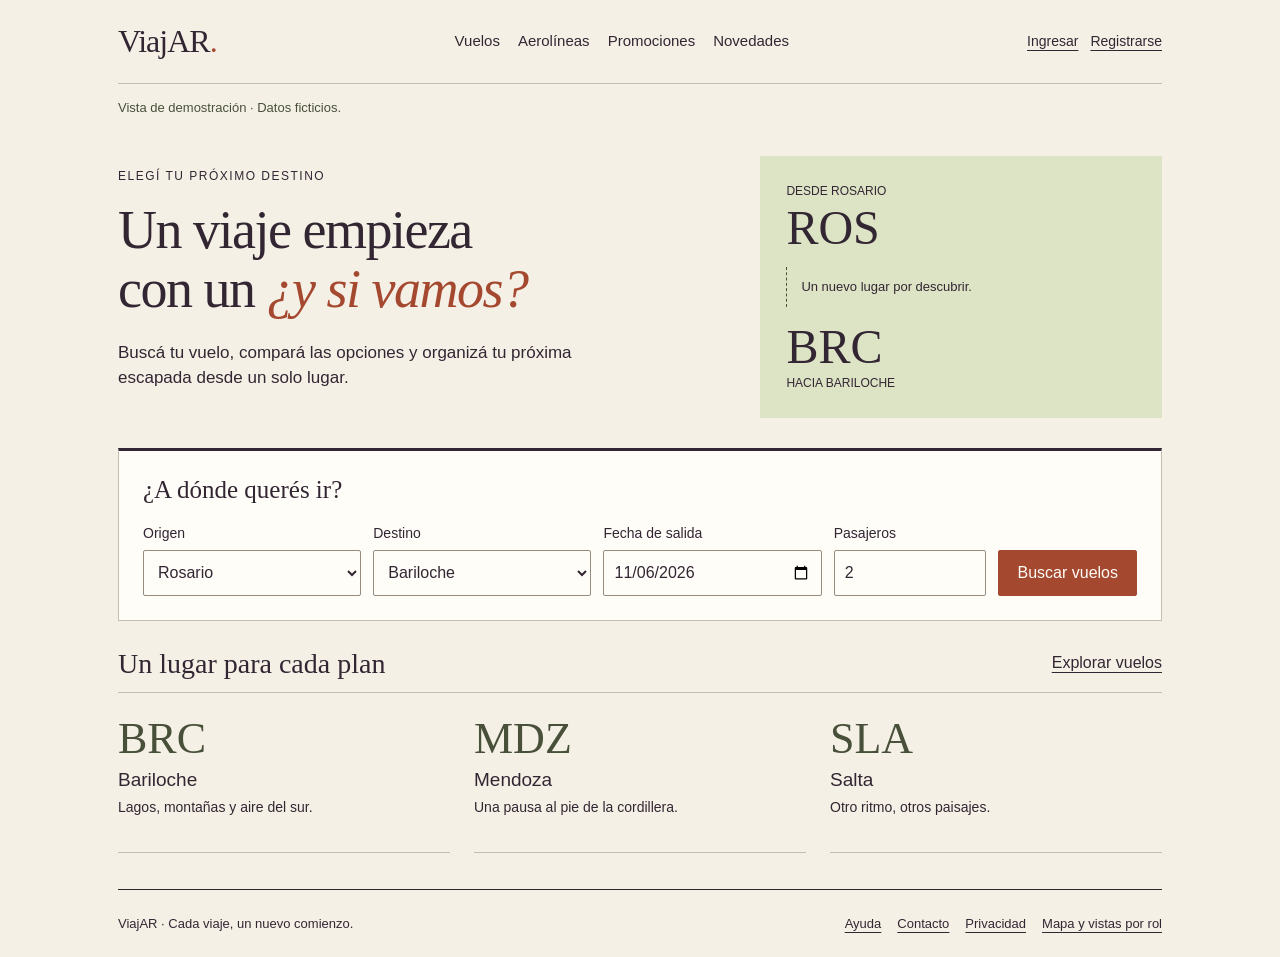
<file: bocetos/index.html>
<!DOCTYPE html>
<html lang="es-AR">
<head>
    <meta charset="UTF-8">
    <meta name="viewport" content="width=device-width, initial-scale=1.0">
    <title>Inicio | ViajAR</title>
    <link href="https://cdn.jsdelivr.net/npm/bootstrap@5.3.8/dist/css/bootstrap.min.css" rel="stylesheet" integrity="sha384-sRIl4kxILFvY47J16cr9ZwB07vP4J8+LH7qKQnuqkuIAvNWLzeN8tE5YBujZqJLB" crossorigin="anonymous">
    <link rel="stylesheet" href="estilos.css">
    <script src="bocetos.js" defer></script>
</head>
<body>
    <a class="saltar-contenido" href="#contenido">Ir al contenido principal</a>

    <div class="contenedor">
        <header class="cabecera">
            <a class="marca" href="index.html">ViajAR<span>.</span></a>

            <nav class="menu" aria-label="Navegación principal">
                <a href="vuelos.html">Vuelos</a>
                <a href="informacion.html#aerolineas">Aerolíneas</a>
                <a href="informacion.html#promociones">Promociones</a>
                <a href="informacion.html#novedades">Novedades</a>
            </nav>

            <nav class="accesos" aria-label="Acceso a la cuenta">
                <a href="iniciar_sesion.html">Ingresar</a>
                <a href="registro.html">Registrarse</a>
            </nav>
        </header>

        <main id="contenido">
            <p class="demo">Vista de demostración · Datos ficticios.</p>
            <p id="aviso" class="respuesta" role="status" tabindex="-1"></p>

            <section class="presentacion">
                <div>
                    <p class="etiqueta">Elegí tu próximo destino</p>
                    <h1>Un viaje empieza<br>con un <em>¿y si vamos?</em></h1>
                    <p class="descripcion">
                        Buscá tu vuelo, compará las opciones y organizá
                        tu próxima escapada desde un solo lugar.
                    </p>
                </div>

                <div class="tarjeta-ruta" aria-label="Ruta Rosario a Bariloche">
                    <p>DESDE ROSARIO</p>
                    <div class="codigo">ROS</div>
                    <div class="trayecto">Un nuevo lugar por descubrir.</div>
                    <div class="codigo">BRC</div>
                    <p>HACIA BARILOCHE</p>
                </div>
            </section>

            <section class="buscador" aria-labelledby="titulo-buscador">
                <h2 id="titulo-buscador">¿A dónde querés ir?</h2>

                <form class="campos-busqueda" method="post" data-destino="vuelos.html">
                    <div class="campo">
                        <label for="origen">Origen</label>
                        <select id="origen">
                            <option>Rosario</option>
                            <option>Buenos Aires</option>
                            <option>Córdoba</option>
                        </select>
                    </div>

                    <div class="campo">
                        <label for="destino">Destino</label>
                        <select id="destino">
                            <option>Bariloche</option>
                            <option>Mendoza</option>
                            <option>Salta</option>
                        </select>
                    </div>

                    <div class="campo">
                        <label for="fecha">Fecha de salida</label>
                        <input id="fecha" type="date" value="2026-11-06" required>
                    </div>

                    <div class="campo">
                        <label for="pasajeros">Pasajeros</label>
                        <input id="pasajeros" type="number" min="1" max="10" value="2" required>
                    </div>

                    <button class="boton" type="submit">Buscar vuelos</button>
                </form>
            </section>

            <div class="cabecera-seccion">
                <h2>Un lugar para cada plan</h2>
                <a href="vuelos.html">Explorar vuelos</a>
            </div>

            <section class="destinos" aria-label="Destinos destacados">
                <article class="destino">
                    <div class="codigo">BRC</div>
                    <h3>Bariloche</h3>
                    <p>Lagos, montañas y aire del sur.</p>
                </article>

                <article class="destino">
                    <div class="codigo">MDZ</div>
                    <h3>Mendoza</h3>
                    <p>Una pausa al pie de la cordillera.</p>
                </article>

                <article class="destino">
                    <div class="codigo">SLA</div>
                    <h3>Salta</h3>
                    <p>Otro ritmo, otros paisajes.</p>
                </article>
            </section>
        </main>

        <footer class="pie">
            <p>ViajAR · Cada viaje, un nuevo comienzo.</p>
            <nav aria-label="Información del sitio">
                <a href="informacion.html#ayuda">Ayuda</a>
                <a href="informacion.html#contacto">Contacto</a>
                <a href="informacion.html#privacidad">Privacidad</a>
                <a href="informacion.html#mapa">Mapa y vistas por rol</a>
            </nav>
        </footer>
    </div>
</body>
</html>
</file>
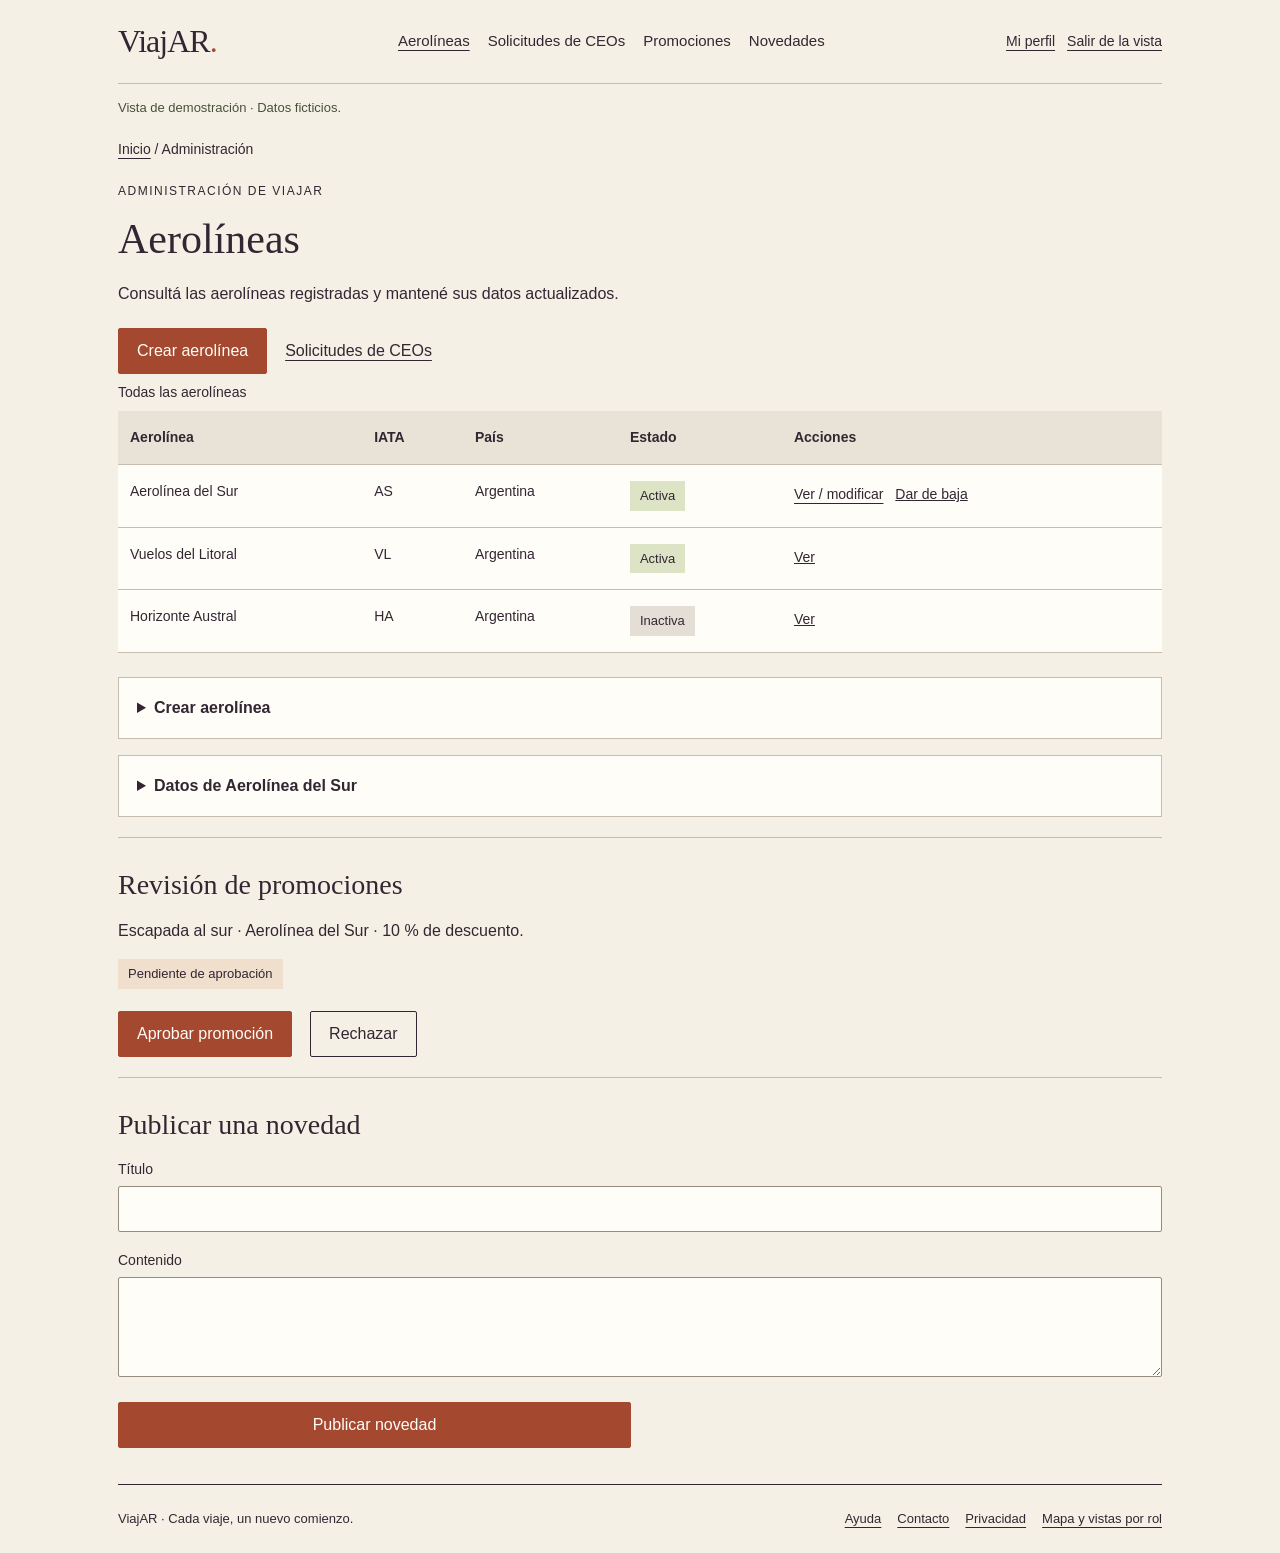
<file: bocetos/administracion.html>
<!DOCTYPE html>
<html lang="es-AR">
<head>
    <meta charset="UTF-8">
    <meta name="viewport" content="width=device-width, initial-scale=1.0">
    <title>Administración | ViajAR</title>
    <link href="https://cdn.jsdelivr.net/npm/bootstrap@5.3.8/dist/css/bootstrap.min.css" rel="stylesheet" integrity="sha384-sRIl4kxILFvY47J16cr9ZwB07vP4J8+LH7qKQnuqkuIAvNWLzeN8tE5YBujZqJLB" crossorigin="anonymous">
    <link rel="stylesheet" href="estilos.css">
    <script src="bocetos.js" defer></script>
</head>
<body>
    <a class="saltar-contenido" href="#contenido">Ir al contenido principal</a>

    <div class="contenedor">
        <header class="cabecera">
            <a class="marca" href="index.html">ViajAR<span>.</span></a>
            <nav class="menu" aria-label="Navegación principal">
                <a href="administracion.html" aria-current="page">Aerolíneas</a>
                <a href="solicitudes.html">Solicitudes de CEOs</a>
                <a href="administracion.html#promociones">Promociones</a>
                <a href="administracion.html#novedades">Novedades</a>
            </nav>
            <nav class="accesos" aria-label="Acceso a la cuenta">
                <a href="mi_perfil.html">Mi perfil</a>
                <a href="index.html">Salir de la vista</a>
            </nav>
        </header>

        <main id="contenido">
            <p class="demo">Vista de demostración · Datos ficticios.</p>
            <p id="aviso" class="respuesta" role="status" tabindex="-1"></p>
            <p class="migas"><a href="index.html">Inicio</a> / Administración</p>

            <p class="etiqueta">Administración de ViajAR</p>
            <h1>Aerolíneas</h1>
            <p>Consultá las aerolíneas registradas y mantené sus datos actualizados.</p>

            <div class="acciones">
                <a class="boton" href="#crear-aerolinea">Crear aerolínea</a>
                <a href="solicitudes.html">Solicitudes de CEOs</a>
            </div>

            <div class="tabla-contenedor" role="region" aria-label="Aerolíneas registradas" tabindex="0">
                <table>
                    <caption>Todas las aerolíneas</caption>
                    <thead>
                        <tr>
                            <th scope="col">Aerolínea</th>
                            <th scope="col">IATA</th>
                            <th scope="col">País</th>
                            <th scope="col">Estado</th>
                            <th scope="col">Acciones</th>
                        </tr>
                    </thead>
                    <tbody>
                        <tr>
                            <td>Aerolínea del Sur</td>
                            <td>AS</td>
                            <td>Argentina</td>
                            <td><span class="estado">Activa</span></td>
                            <td>
                                <a href="#editar-aerolinea">Ver / modificar</a>
                                <button class="enlace" type="button" data-mensaje="Boceto: se revisarían los vuelos y las reservas futuras antes de permitir la baja de la aerolínea.">
                                    Dar de baja
                                </button>
                            </td>
                        </tr>
                        <tr>
                            <td>Vuelos del Litoral</td>
                            <td>VL</td>
                            <td>Argentina</td>
                            <td><span class="estado">Activa</span></td>
                            <td>
                                <button class="enlace" type="button" data-mensaje="Vuelos del Litoral · IATA VL · Argentina · Estado activo.">
                                    Ver
                                </button>
                            </td>
                        </tr>
                        <tr>
                            <td>Horizonte Austral</td>
                            <td>HA</td>
                            <td>Argentina</td>
                            <td><span class="estado inactivo">Inactiva</span></td>
                            <td>
                                <button class="enlace" type="button" data-mensaje="Horizonte Austral · IATA HA · Argentina · Estado inactivo.">
                                    Ver
                                </button>
                            </td>
                        </tr>
                    </tbody>
                </table>
            </div>

            <details id="crear-aerolinea">
                <summary>Crear aerolínea</summary>

                <form class="formulario" method="post" data-mensaje="Boceto: se comprobaría que el código IATA no esté registrado antes de crear la aerolínea.">
                    <div class="campo">
                        <label for="nombre">Nombre</label>
                        <input id="nombre" required>
                    </div>
                    <div class="campo">
                        <label for="iata">Código IATA</label>
                        <input id="iata" minlength="2" maxlength="2" required>
                    </div>
                    <div class="campo">
                        <label for="pais">País</label>
                        <input id="pais" value="Argentina" required>
                    </div>
                    <div class="acciones">
                        <button class="boton" type="submit">Guardar aerolínea</button>
                    </div>
                </form>
            </details>

            <details id="editar-aerolinea">
                <summary>Datos de Aerolínea del Sur</summary>

                <form class="formulario" method="post" data-mensaje="Boceto: se guardarían los cambios de la aerolínea.">
                    <div class="campo">
                        <label for="editar-nombre">Nombre</label>
                        <input id="editar-nombre" value="Aerolínea del Sur" required>
                    </div>
                    <div class="campo">
                        <label for="editar-iata">Código IATA</label>
                        <input id="editar-iata" value="AS" readonly>
                    </div>
                    <div class="campo">
                        <label for="editar-pais">País</label>
                        <input id="editar-pais" value="Argentina" required>
                    </div>
                    <div class="acciones">
                        <button class="boton" type="submit">Guardar cambios</button>
                    </div>
                </form>
            </details>

            <section class="seccion" id="promociones">
                <h2>Revisión de promociones</h2>
                <p>Escapada al sur · Aerolínea del Sur · 10 % de descuento.</p>
                <p><span class="estado pendiente">Pendiente de aprobación</span></p>

                <div class="acciones">
                    <button class="boton" type="button" data-mensaje="Boceto: se comprobaría que la aerolínea no tenga otra promoción activa antes de aprobar.">
                        Aprobar promoción
                    </button>
                    <button class="boton secundario" type="button" data-mensaje="Boceto: se registraría el rechazo de la propuesta.">
                        Rechazar
                    </button>
                </div>
            </section>

            <section class="seccion" id="novedades">
                <h2>Publicar una novedad</h2>

                <form class="formulario" method="post" data-mensaje="Boceto: la novedad validada se publicaría en la sección pública.">
                    <div class="campo ancho">
                        <label for="titulo">Título</label>
                        <input id="titulo" required>
                    </div>
                    <div class="campo ancho">
                        <label for="texto">Contenido</label>
                        <textarea id="texto" required></textarea>
                    </div>
                    <button class="boton" type="submit">Publicar novedad</button>
                </form>
            </section>
        </main>

        <footer class="pie">
            <p>ViajAR · Cada viaje, un nuevo comienzo.</p>
            <nav aria-label="Información del sitio">
                <a href="informacion.html#ayuda">Ayuda</a>
                <a href="informacion.html#contacto">Contacto</a>
                <a href="informacion.html#privacidad">Privacidad</a>
                <a href="informacion.html#mapa">Mapa y vistas por rol</a>
            </nav>
        </footer>
    </div>
</body>
</html>
</file>
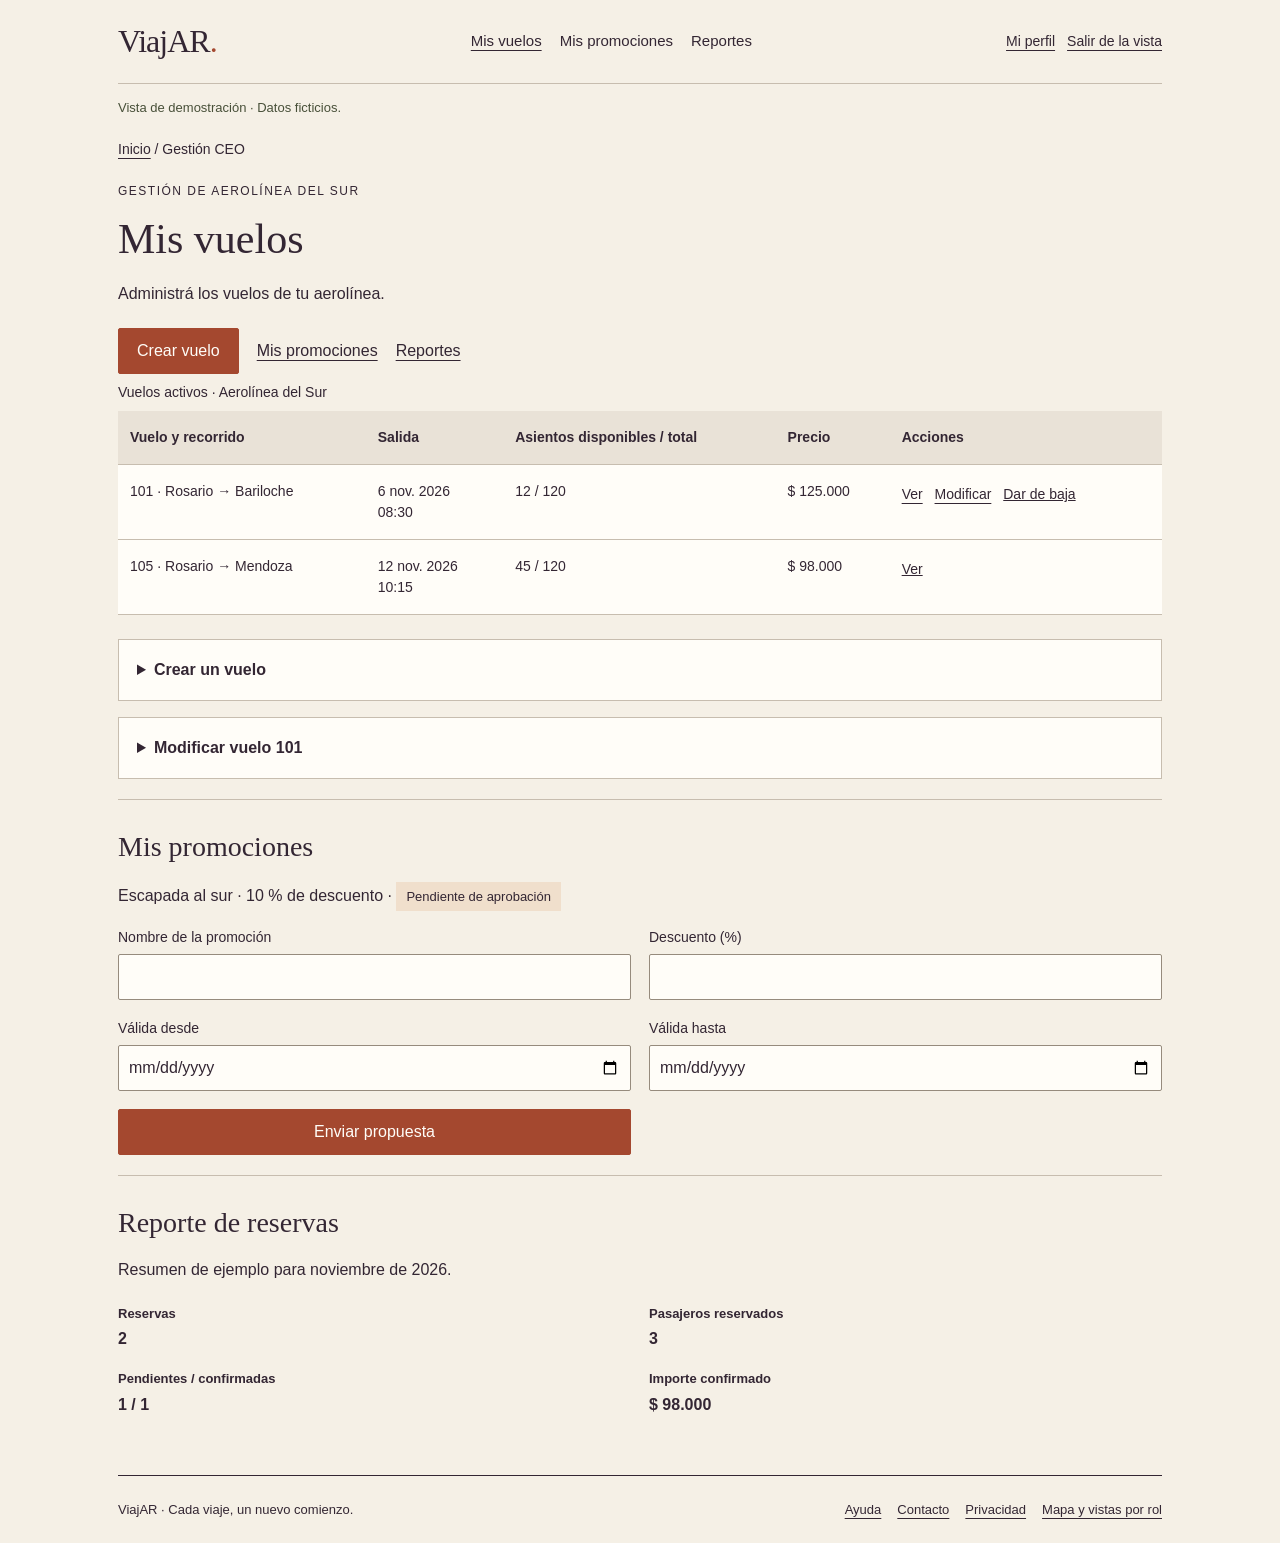
<file: bocetos/ceo.html>
<!DOCTYPE html>
<html lang="es-AR">
<head>
    <meta charset="UTF-8">
    <meta name="viewport" content="width=device-width, initial-scale=1.0">
    <title>Gestión CEO | ViajAR</title>
    <link href="https://cdn.jsdelivr.net/npm/bootstrap@5.3.8/dist/css/bootstrap.min.css" rel="stylesheet" integrity="sha384-sRIl4kxILFvY47J16cr9ZwB07vP4J8+LH7qKQnuqkuIAvNWLzeN8tE5YBujZqJLB" crossorigin="anonymous">
    <link rel="stylesheet" href="estilos.css">
    <script src="bocetos.js" defer></script>
</head>
<body>
    <a class="saltar-contenido" href="#contenido">Ir al contenido principal</a>

    <div class="contenedor">
        <header class="cabecera">
            <a class="marca" href="index.html">ViajAR<span>.</span></a>
            <nav class="menu" aria-label="Navegación principal">
                <a href="ceo.html" aria-current="page">Mis vuelos</a>
                <a href="ceo.html#promociones">Mis promociones</a>
                <a href="ceo.html#reportes">Reportes</a>
            </nav>
            <nav class="accesos" aria-label="Acceso a la cuenta">
                <a href="mi_perfil.html">Mi perfil</a>
                <a href="index.html">Salir de la vista</a>
            </nav>
        </header>

        <main id="contenido">
            <p class="demo">Vista de demostración · Datos ficticios.</p>
            <p id="aviso" class="respuesta" role="status" tabindex="-1"></p>
            <p class="migas"><a href="index.html">Inicio</a> / Gestión CEO</p>

            <p class="etiqueta">Gestión de Aerolínea del Sur</p>
            <h1>Mis vuelos</h1>
            <p>Administrá los vuelos de tu aerolínea.</p>

            <div class="acciones">
                <a class="boton" href="#crear-vuelo">Crear vuelo</a>
                <a href="#promociones">Mis promociones</a>
                <a href="#reportes">Reportes</a>
            </div>

            <div class="tabla-contenedor" role="region" aria-label="Vuelos de la aerolínea" tabindex="0">
                <table>
                    <caption>Vuelos activos · Aerolínea del Sur</caption>
                    <thead>
                        <tr>
                            <th scope="col">Vuelo y recorrido</th>
                            <th scope="col">Salida</th>
                            <th scope="col">Asientos disponibles / total</th>
                            <th scope="col">Precio</th>
                            <th scope="col">Acciones</th>
                        </tr>
                    </thead>
                    <tbody>
                        <tr>
                            <td>101 · Rosario → Bariloche</td>
                            <td>6 nov. 2026<br>08:30</td>
                            <td>12 / 120</td>
                            <td>$ 125.000</td>
                            <td>
                                <a href="detalle_vuelo.html">Ver</a>
                                <a href="#modificar-vuelo">Modificar</a>
                                <button class="enlace" type="button" data-mensaje="Boceto: la baja se bloquearía si existen reservas activas con salida futura. Se conserva el historial.">
                                    Dar de baja
                                </button>
                            </td>
                        </tr>
                        <tr>
                            <td>105 · Rosario → Mendoza</td>
                            <td>12 nov. 2026<br>10:15</td>
                            <td>45 / 120</td>
                            <td>$ 98.000</td>
                            <td>
                                <button class="enlace" type="button" data-mensaje="Vuelo 105: Rosario a Mendoza, salida 12 de noviembre de 2026 a las 10:15. Precio por pasajero: $ 98.000.">
                                    Ver
                                </button>
                            </td>
                        </tr>
                    </tbody>
                </table>
            </div>

            <details id="crear-vuelo">
                <summary>Crear un vuelo</summary>

                <form class="formulario" method="post" data-mensaje="Boceto: se validaría y se guardaría un vuelo de Aerolínea del Sur.">
                    <div class="campo">
                        <label for="origen">Origen</label>
                        <input id="origen" placeholder="Rosario" required>
                    </div>
                    <div class="campo">
                        <label for="destino">Destino</label>
                        <input id="destino" placeholder="Salta" required>
                    </div>
                    <div class="campo">
                        <label for="salida">Fecha y hora de salida</label>
                        <input id="salida" type="datetime-local" required>
                    </div>
                    <div class="campo">
                        <label for="capacidad">Capacidad total</label>
                        <input id="capacidad" type="number" min="1" required>
                    </div>
                    <div class="campo">
                        <label for="precio">Precio por pasajero</label>
                        <input id="precio" type="number" min="0.01" step="0.01" required>
                    </div>
                    <div class="acciones">
                        <button class="boton" type="submit">Guardar vuelo</button>
                    </div>
                </form>
            </details>

            <details id="modificar-vuelo">
                <summary>Modificar vuelo 101</summary>

                <form class="formulario" method="post" data-mensaje="Boceto: se comprobarían las reservas antes de cambiar capacidad, horario o precio.">
                    <div class="campo">
                        <label for="editar-salida">Fecha y hora</label>
                        <input id="editar-salida" type="datetime-local" value="2026-11-06T08:30" required>
                    </div>
                    <div class="campo">
                        <label for="editar-capacidad">Capacidad total</label>
                        <input id="editar-capacidad" type="number" value="120" min="108" required>
                    </div>
                    <div class="campo">
                        <label for="editar-precio">Precio por pasajero</label>
                        <input id="editar-precio" type="number" value="125000" min="0.01" step="0.01" required>
                    </div>
                    <div class="acciones">
                        <button class="boton" type="submit">Guardar cambios</button>
                    </div>
                </form>

                <p class="ayuda">En este ejemplo ya hay 108 asientos reservados.</p>
            </details>

            <section class="seccion" id="promociones">
                <h2>Mis promociones</h2>
                <p>
                    Escapada al sur · 10 % de descuento ·
                    <span class="estado pendiente">Pendiente de aprobación</span>
                </p>

                <form class="formulario" method="post" data-mensaje="Boceto: se enviaría la propuesta al administrador. Solo podrá existir una promoción activa por aerolínea.">
                    <div class="campo">
                        <label for="titulo-promo">Nombre de la promoción</label>
                        <input id="titulo-promo" required>
                    </div>
                    <div class="campo">
                        <label for="descuento">Descuento (%)</label>
                        <input id="descuento" type="number" min="1" max="100" required>
                    </div>
                    <div class="campo">
                        <label for="desde">Válida desde</label>
                        <input id="desde" type="date" required>
                    </div>
                    <div class="campo">
                        <label for="hasta">Válida hasta</label>
                        <input id="hasta" type="date" required>
                    </div>

                    <button class="boton" type="submit">Enviar propuesta</button>
                </form>
            </section>

            <section class="seccion" id="reportes">
                <h2>Reporte de reservas</h2>
                <p>Resumen de ejemplo para noviembre de 2026.</p>

                <dl class="datos">
                    <div><dt>Reservas</dt><dd>2</dd></div>
                    <div><dt>Pasajeros reservados</dt><dd>3</dd></div>
                    <div><dt>Pendientes / confirmadas</dt><dd>1 / 1</dd></div>
                    <div><dt>Importe confirmado</dt><dd>$ 98.000</dd></div>
                </dl>
            </section>
        </main>

        <footer class="pie">
            <p>ViajAR · Cada viaje, un nuevo comienzo.</p>
            <nav aria-label="Información del sitio">
                <a href="informacion.html#ayuda">Ayuda</a>
                <a href="informacion.html#contacto">Contacto</a>
                <a href="informacion.html#privacidad">Privacidad</a>
                <a href="informacion.html#mapa">Mapa y vistas por rol</a>
            </nav>
        </footer>
    </div>
</body>
</html>
</file>
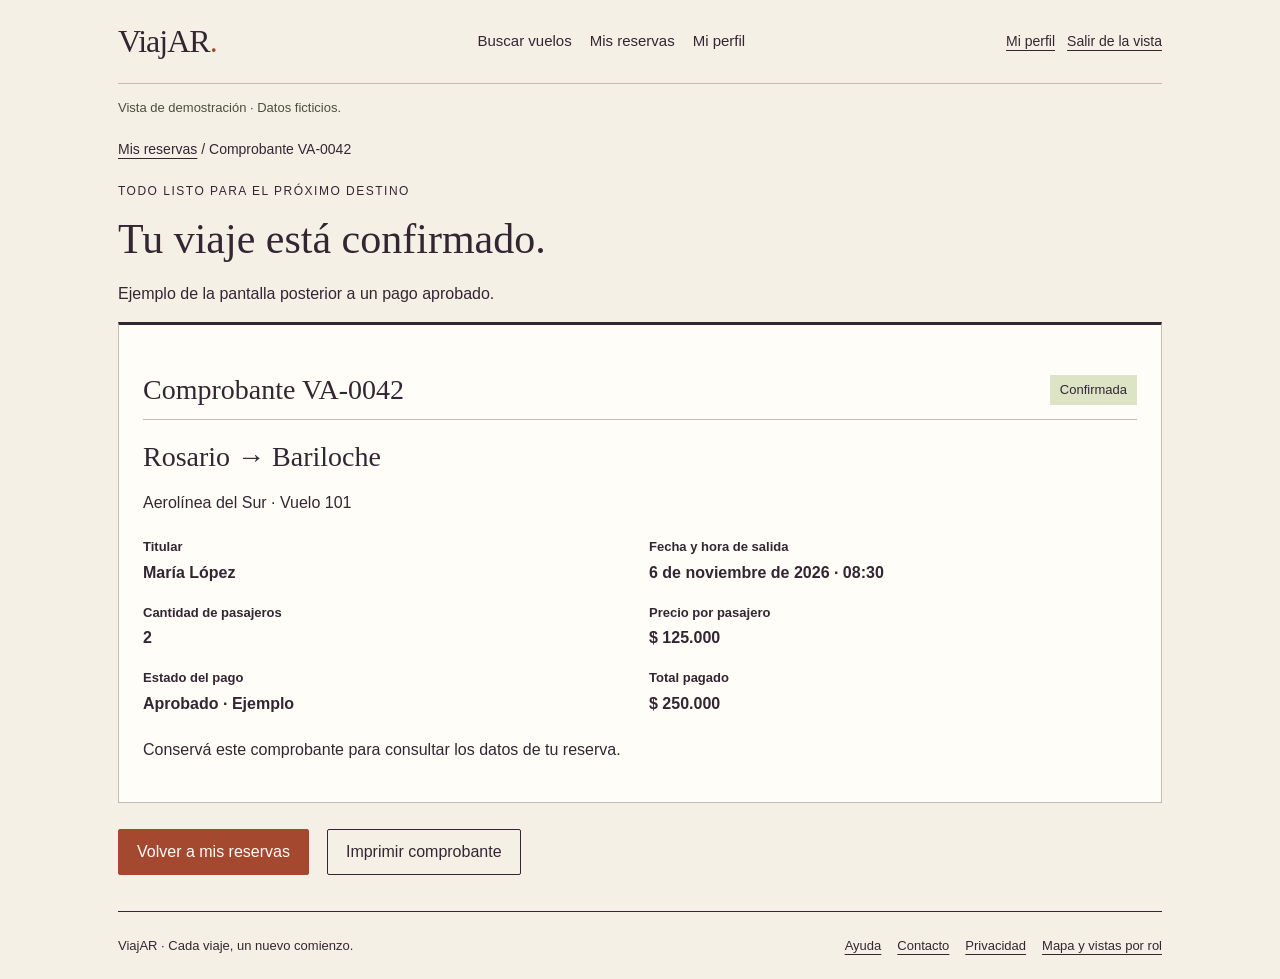
<file: bocetos/comprobante.html>
<!DOCTYPE html>
<html lang="es-AR">
<head>
    <meta charset="UTF-8">
    <meta name="viewport" content="width=device-width, initial-scale=1.0">
    <title>Comprobante | ViajAR</title>
    <link href="https://cdn.jsdelivr.net/npm/bootstrap@5.3.8/dist/css/bootstrap.min.css" rel="stylesheet" integrity="sha384-sRIl4kxILFvY47J16cr9ZwB07vP4J8+LH7qKQnuqkuIAvNWLzeN8tE5YBujZqJLB" crossorigin="anonymous">
    <link rel="stylesheet" href="estilos.css">
    <script src="bocetos.js" defer></script>
</head>
<body>
    <a class="saltar-contenido" href="#contenido">Ir al contenido principal</a>

    <div class="contenedor">
        <header class="cabecera">
            <a class="marca" href="index.html">ViajAR<span>.</span></a>
            <nav class="menu" aria-label="Navegación principal">
                <a href="vuelos.html">Buscar vuelos</a>
                <a href="mis_reservas.html">Mis reservas</a>
                <a href="mi_perfil.html">Mi perfil</a>
            </nav>
            <nav class="accesos" aria-label="Acceso a la cuenta">
                <a href="mi_perfil.html">Mi perfil</a>
                <a href="index.html">Salir de la vista</a>
            </nav>
        </header>

        <main id="contenido">
            <p class="demo">Vista de demostración · Datos ficticios.</p>
            <p id="aviso" class="respuesta" role="status" tabindex="-1"></p>
            <p class="migas">
                <a href="mis_reservas.html">Mis reservas</a> / Comprobante VA-0042
            </p>

            <p class="etiqueta">Todo listo para el próximo destino</p>
            <h1>Tu viaje está confirmado.</h1>
            <p>Ejemplo de la pantalla posterior a un pago aprobado.</p>

            <article class="comprobante">
                <div class="cabecera-seccion">
                    <h2>Comprobante VA-0042</h2>
                    <span class="estado">Confirmada</span>
                </div>

                <h2>Rosario → Bariloche</h2>
                <p>Aerolínea del Sur · Vuelo 101</p>

                <dl class="datos">
                    <div><dt>Titular</dt><dd>María López</dd></div>
                    <div>
                        <dt>Fecha y hora de salida</dt>
                        <dd>6 de noviembre de 2026 · 08:30</dd>
                    </div>
                    <div><dt>Cantidad de pasajeros</dt><dd>2</dd></div>
                    <div><dt>Precio por pasajero</dt><dd>$ 125.000</dd></div>
                    <div><dt>Estado del pago</dt><dd>Aprobado · Ejemplo</dd></div>
                    <div><dt>Total pagado</dt><dd>$ 250.000</dd></div>
                </dl>

                <p>Conservá este comprobante para consultar los datos de tu reserva.</p>
            </article>

            <div class="acciones">
                <a class="boton" href="mis_reservas.html">Volver a mis reservas</a>
                <button class="boton secundario" type="button" onclick="window.print()">
                    Imprimir comprobante
                </button>
            </div>
        </main>

        <footer class="pie">
            <p>ViajAR · Cada viaje, un nuevo comienzo.</p>
            <nav aria-label="Información del sitio">
                <a href="informacion.html#ayuda">Ayuda</a>
                <a href="informacion.html#contacto">Contacto</a>
                <a href="informacion.html#privacidad">Privacidad</a>
                <a href="informacion.html#mapa">Mapa y vistas por rol</a>
            </nav>
        </footer>
    </div>
</body>
</html>
</file>
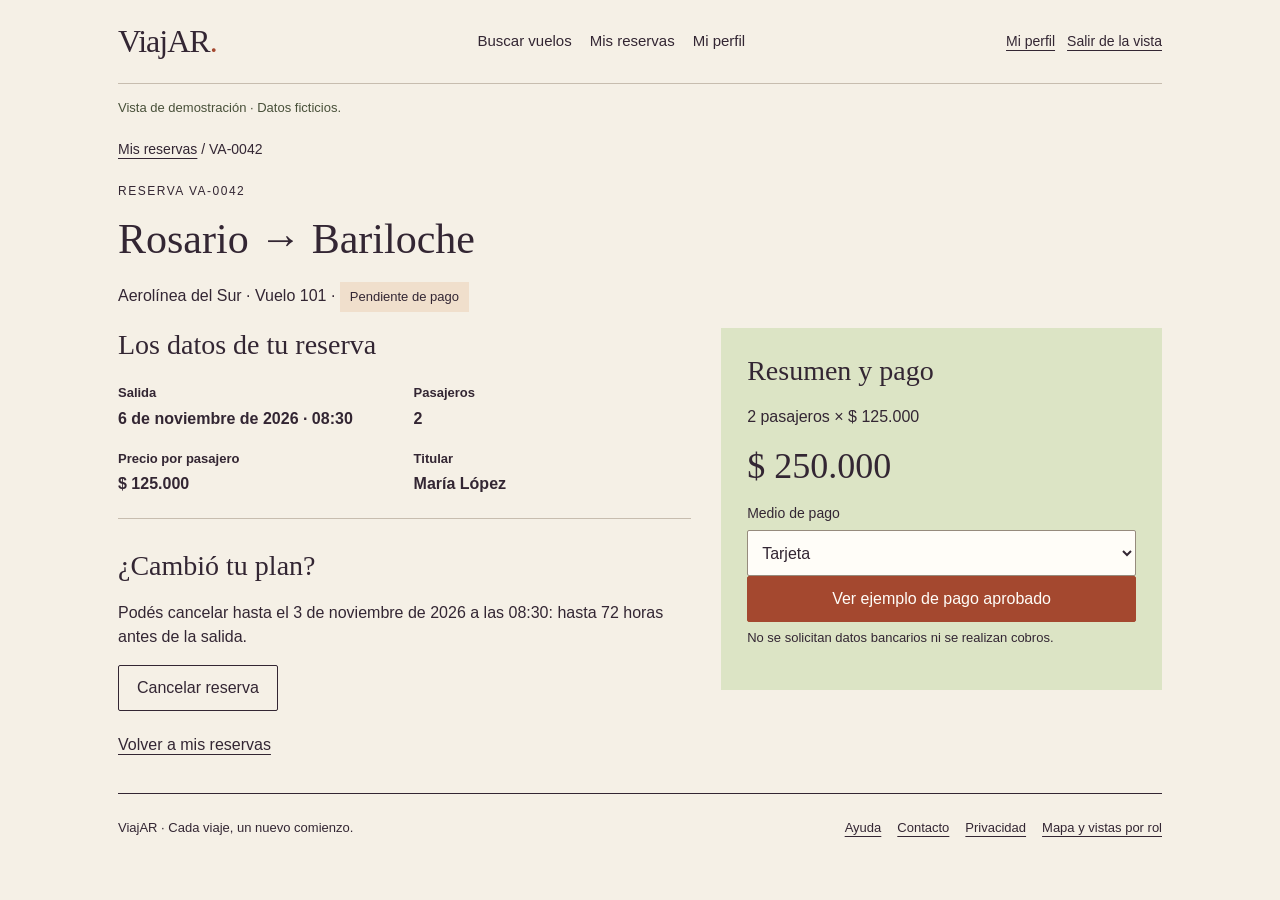
<file: bocetos/detalle_reserva.html>
<!DOCTYPE html>
<html lang="es-AR">
<head>
    <meta charset="UTF-8">
    <meta name="viewport" content="width=device-width, initial-scale=1.0">
    <title>Reserva VA-0042 | ViajAR</title>
    <link href="https://cdn.jsdelivr.net/npm/bootstrap@5.3.8/dist/css/bootstrap.min.css" rel="stylesheet" integrity="sha384-sRIl4kxILFvY47J16cr9ZwB07vP4J8+LH7qKQnuqkuIAvNWLzeN8tE5YBujZqJLB" crossorigin="anonymous">
    <link rel="stylesheet" href="estilos.css">
    <script src="bocetos.js" defer></script>
</head>
<body>
    <a class="saltar-contenido" href="#contenido">Ir al contenido principal</a>

    <div class="contenedor">
        <header class="cabecera">
            <a class="marca" href="index.html">ViajAR<span>.</span></a>
            <nav class="menu" aria-label="Navegación principal">
                <a href="vuelos.html">Buscar vuelos</a>
                <a href="mis_reservas.html">Mis reservas</a>
                <a href="mi_perfil.html">Mi perfil</a>
            </nav>
            <nav class="accesos" aria-label="Acceso a la cuenta">
                <a href="mi_perfil.html">Mi perfil</a>
                <a href="index.html">Salir de la vista</a>
            </nav>
        </header>

        <main id="contenido">
            <p class="demo">Vista de demostración · Datos ficticios.</p>
            <p id="aviso" class="respuesta" role="status" tabindex="-1"></p>
            <p class="migas"><a href="mis_reservas.html">Mis reservas</a> / VA-0042</p>

            <p class="etiqueta">Reserva VA-0042</p>
            <h1>Rosario → Bariloche</h1>
            <p>
                Aerolínea del Sur · Vuelo 101 ·
                <span class="estado pendiente">Pendiente de pago</span>
            </p>

            <div class="dos-columnas">
                <section>
                    <h2>Los datos de tu reserva</h2>

                    <dl class="datos">
                        <div>
                            <dt>Salida</dt>
                            <dd>6 de noviembre de 2026 · 08:30</dd>
                        </div>
                        <div><dt>Pasajeros</dt><dd>2</dd></div>
                        <div><dt>Precio por pasajero</dt><dd>$ 125.000</dd></div>
                        <div><dt>Titular</dt><dd>María López</dd></div>
                    </dl>

                    <section class="seccion" id="cancelacion">
                        <h2>¿Cambió tu plan?</h2>
                        <p>
                            Podés cancelar hasta el 3 de noviembre de 2026
                            a las 08:30: hasta 72 horas antes de la salida.
                        </p>

                        <button class="boton secundario" type="button" data-mensaje="Boceto: se pediría confirmar la cancelación y se comprobaría el plazo de 72 horas. Esta reserva no se modifica.">
                            Cancelar reserva
                        </button>
                    </section>
                </section>

                <aside class="resumen">
                    <h2>Resumen y pago</h2>
                    <p>2 pasajeros × $ 125.000</p>
                    <strong class="total">$ 250.000</strong>

                    <form method="post" data-destino="comprobante.html">
                        <div class="campo">
                            <label for="medio">Medio de pago</label>
                            <select id="medio">
                                <option>Tarjeta</option>
                                <option>Transferencia</option>
                            </select>
                        </div>

                        <button class="boton" type="submit">
                            Ver ejemplo de pago aprobado
                        </button>
                    </form>

                    <p class="ayuda">
                        No se solicitan datos bancarios ni se realizan cobros.
                    </p>
                </aside>
            </div>

            <div class="acciones">
                <a href="mis_reservas.html">Volver a mis reservas</a>
            </div>
        </main>

        <footer class="pie">
            <p>ViajAR · Cada viaje, un nuevo comienzo.</p>
            <nav aria-label="Información del sitio">
                <a href="informacion.html#ayuda">Ayuda</a>
                <a href="informacion.html#contacto">Contacto</a>
                <a href="informacion.html#privacidad">Privacidad</a>
                <a href="informacion.html#mapa">Mapa y vistas por rol</a>
            </nav>
        </footer>
    </div>
</body>
</html>
</file>
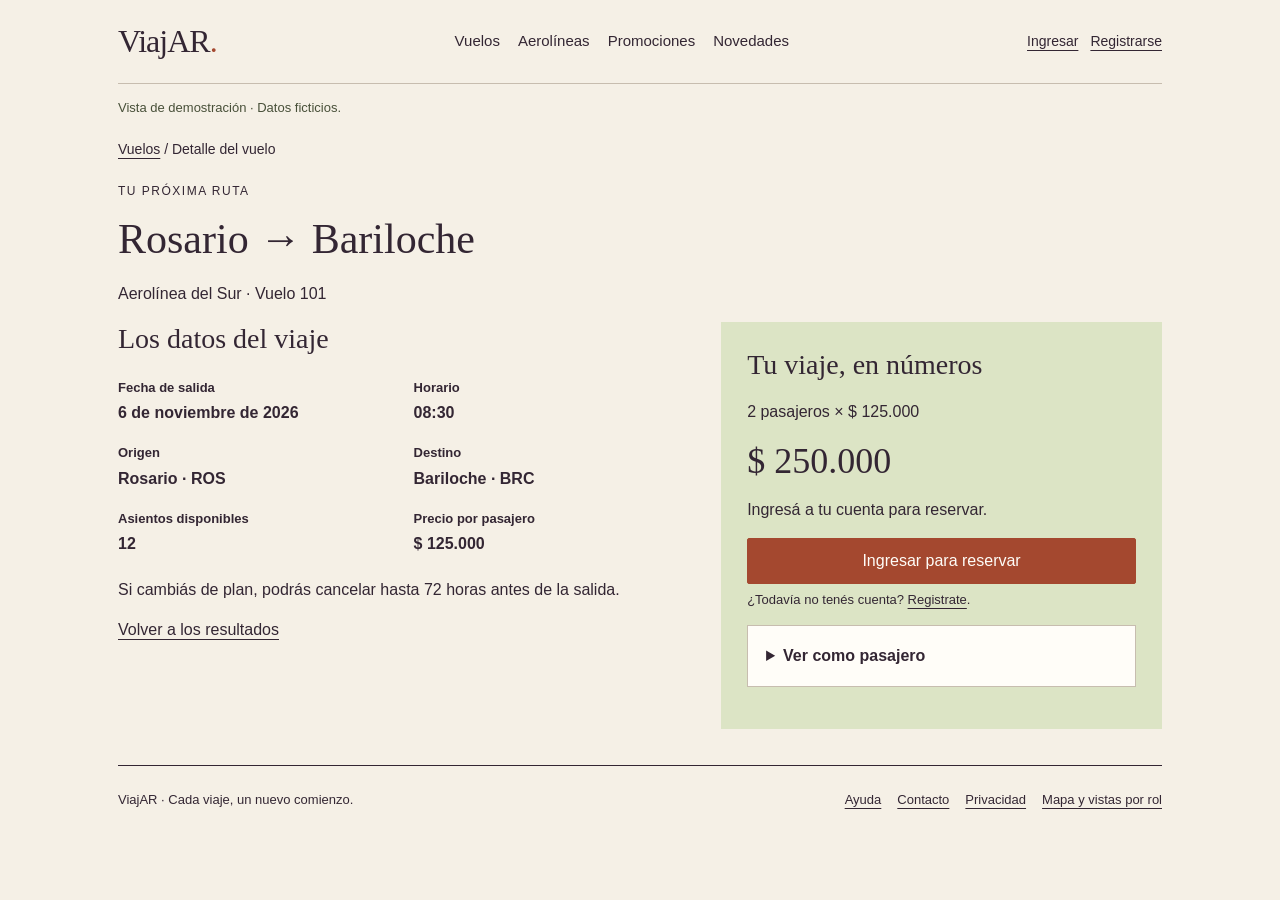
<file: bocetos/detalle_vuelo.html>
<!DOCTYPE html>
<html lang="es-AR">
<head>
    <meta charset="UTF-8">
    <meta name="viewport" content="width=device-width, initial-scale=1.0">
    <title>Detalle del vuelo | ViajAR</title>
    <link href="https://cdn.jsdelivr.net/npm/bootstrap@5.3.8/dist/css/bootstrap.min.css" rel="stylesheet" integrity="sha384-sRIl4kxILFvY47J16cr9ZwB07vP4J8+LH7qKQnuqkuIAvNWLzeN8tE5YBujZqJLB" crossorigin="anonymous">
    <link rel="stylesheet" href="estilos.css">
    <script src="bocetos.js" defer></script>
</head>
<body>
    <a class="saltar-contenido" href="#contenido">Ir al contenido principal</a>

    <div class="contenedor">
        <header class="cabecera">
            <a class="marca" href="index.html">ViajAR<span>.</span></a>
            <nav class="menu" aria-label="Navegación principal">
                <a href="vuelos.html">Vuelos</a>
                <a href="informacion.html#aerolineas">Aerolíneas</a>
                <a href="informacion.html#promociones">Promociones</a>
                <a href="informacion.html#novedades">Novedades</a>
            </nav>
            <nav class="accesos" aria-label="Acceso a la cuenta">
                <a href="iniciar_sesion.html">Ingresar</a>
                <a href="registro.html">Registrarse</a>
            </nav>
        </header>

        <main id="contenido">
            <p class="demo">Vista de demostración · Datos ficticios.</p>
            <p id="aviso" class="respuesta" role="status" tabindex="-1"></p>
            <p class="migas"><a href="vuelos.html">Vuelos</a> / Detalle del vuelo</p>

            <p class="etiqueta">Tu próxima ruta</p>
            <h1>Rosario → Bariloche</h1>
            <p>Aerolínea del Sur · Vuelo 101</p>

            <div class="dos-columnas">
                <section>
                    <h2>Los datos del viaje</h2>

                    <dl class="datos">
                        <div>
                            <dt>Fecha de salida</dt>
                            <dd>6 de noviembre de 2026</dd>
                        </div>
                        <div>
                            <dt>Horario</dt>
                            <dd>08:30</dd>
                        </div>
                        <div>
                            <dt>Origen</dt>
                            <dd>Rosario · ROS</dd>
                        </div>
                        <div>
                            <dt>Destino</dt>
                            <dd>Bariloche · BRC</dd>
                        </div>
                        <div>
                            <dt>Asientos disponibles</dt>
                            <dd>12</dd>
                        </div>
                        <div>
                            <dt>Precio por pasajero</dt>
                            <dd>$ 125.000</dd>
                        </div>
                    </dl>

                    <p>Si cambiás de plan, podrás cancelar hasta 72 horas antes de la salida.</p>
                    <a href="vuelos.html">Volver a los resultados</a>
                </section>

                <aside class="resumen" aria-label="Resumen del importe">
                    <h2>Tu viaje, en números</h2>
                    <p>2 pasajeros × $ 125.000</p>
                    <strong class="total">$ 250.000</strong>

                    <p>Ingresá a tu cuenta para reservar.</p>
                    <a class="boton" href="iniciar_sesion.html">Ingresar para reservar</a>

                    <p class="ayuda">
                        ¿Todavía no tenés cuenta?
                        <a href="registro.html">Registrate</a>.
                    </p>

                    <details>
                        <summary>Ver como pasajero</summary>
                        <p>Ejemplo del botón disponible después de ingresar.</p>
                        <a class="boton" href="detalle_reserva.html">
                            Reservar para 2 pasajeros
                        </a>
                    </details>
                </aside>
            </div>
        </main>

        <footer class="pie">
            <p>ViajAR · Cada viaje, un nuevo comienzo.</p>
            <nav aria-label="Información del sitio">
                <a href="informacion.html#ayuda">Ayuda</a>
                <a href="informacion.html#contacto">Contacto</a>
                <a href="informacion.html#privacidad">Privacidad</a>
                <a href="informacion.html#mapa">Mapa y vistas por rol</a>
            </nav>
        </footer>
    </div>
</body>
</html>
</file>
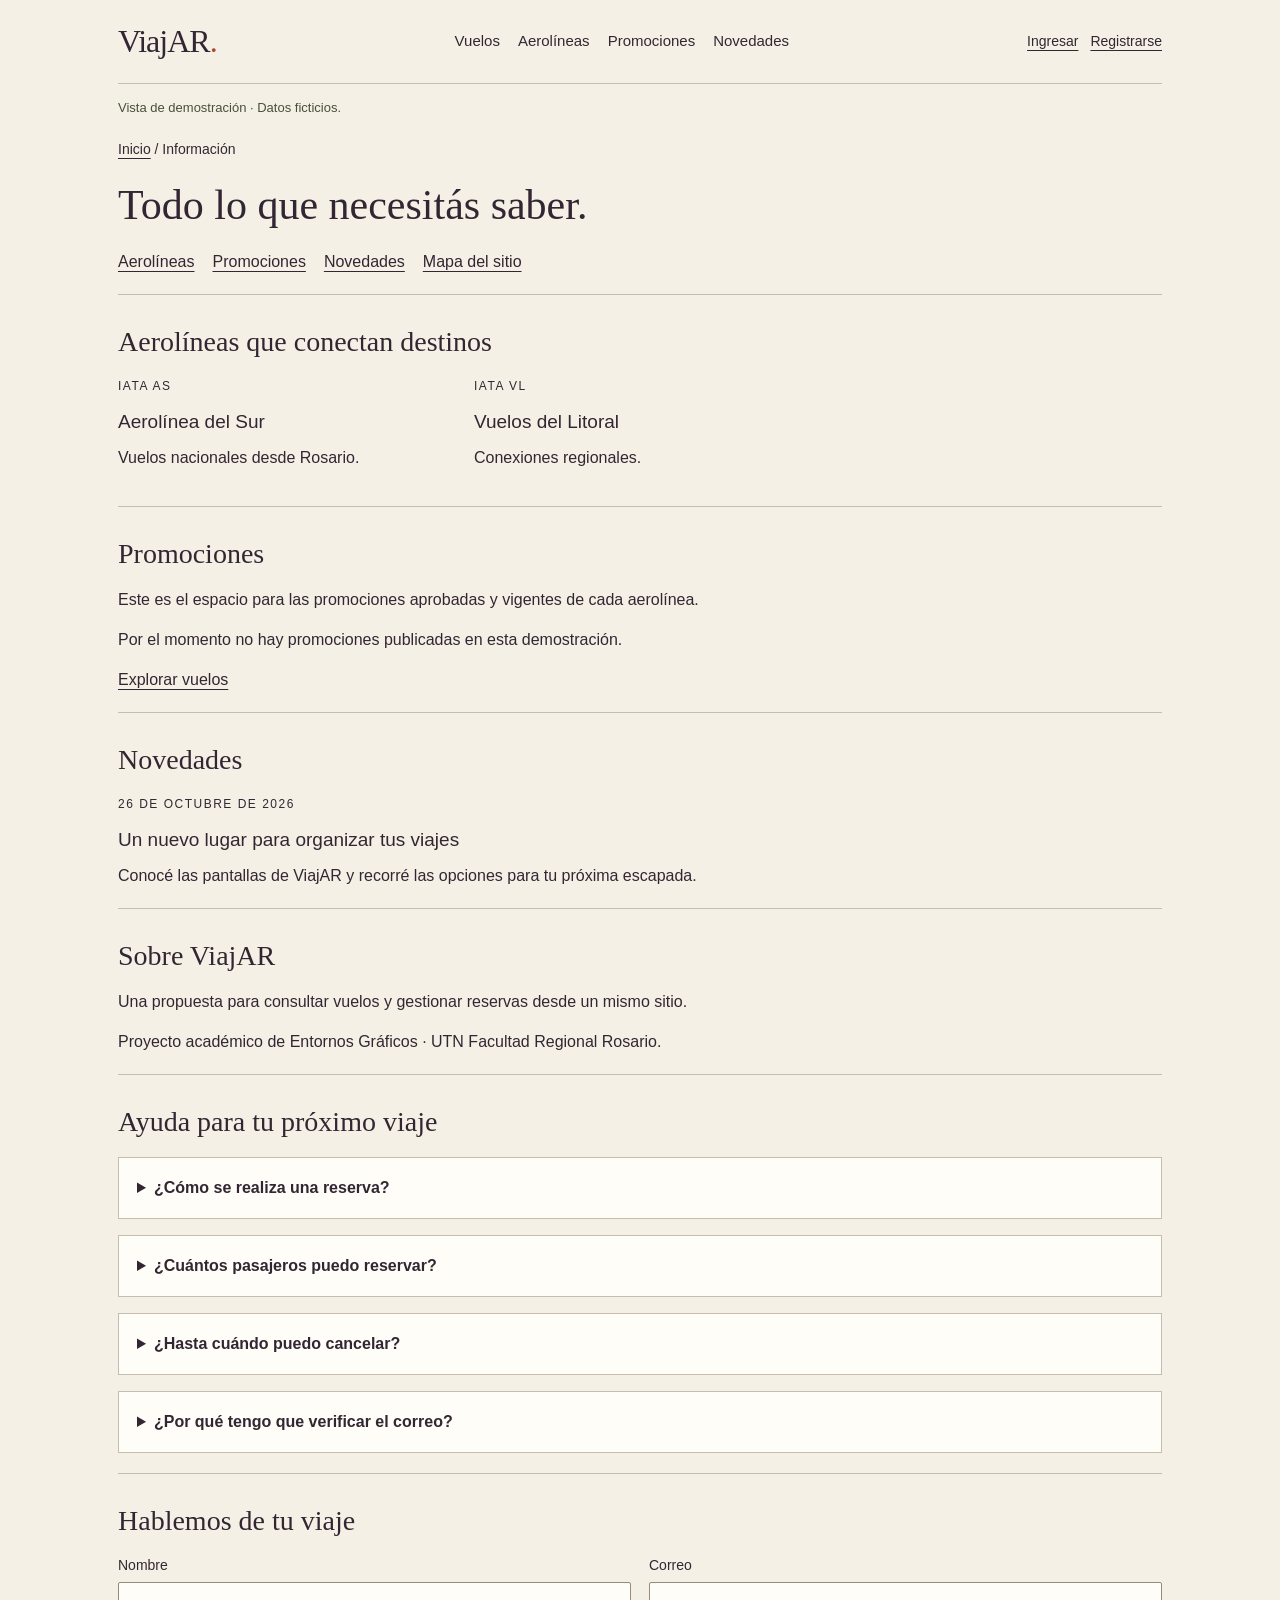
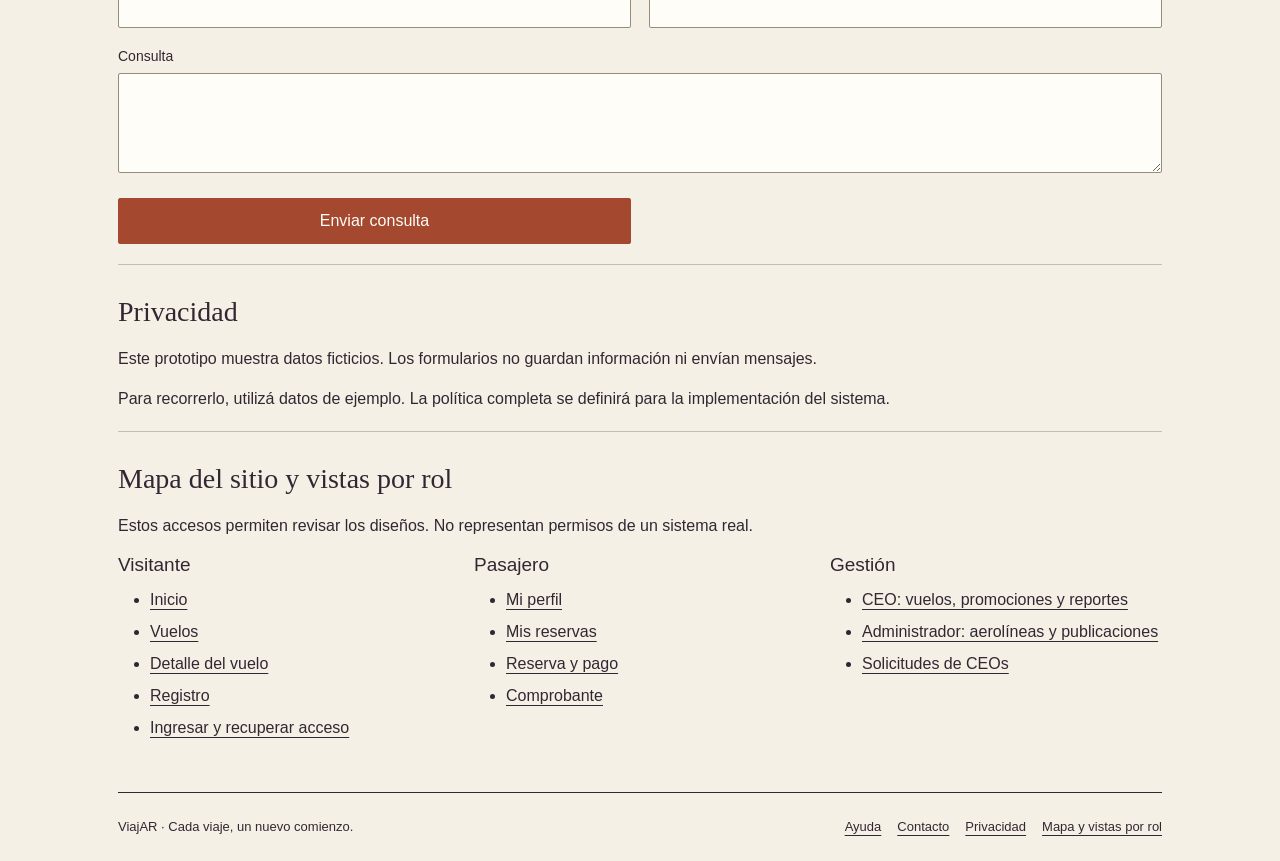
<file: bocetos/informacion.html>
<!DOCTYPE html>
<html lang="es-AR">
<head>
    <meta charset="UTF-8">
    <meta name="viewport" content="width=device-width, initial-scale=1.0">
    <title>Información | ViajAR</title>
    <link href="https://cdn.jsdelivr.net/npm/bootstrap@5.3.8/dist/css/bootstrap.min.css" rel="stylesheet" integrity="sha384-sRIl4kxILFvY47J16cr9ZwB07vP4J8+LH7qKQnuqkuIAvNWLzeN8tE5YBujZqJLB" crossorigin="anonymous">
    <link rel="stylesheet" href="estilos.css">
    <script src="bocetos.js" defer></script>
</head>
<body>
    <a class="saltar-contenido" href="#contenido">Ir al contenido principal</a>

    <div class="contenedor">
        <header class="cabecera">
            <a class="marca" href="index.html">ViajAR<span>.</span></a>
            <nav class="menu" aria-label="Navegación principal">
                <a href="vuelos.html">Vuelos</a>
                <a href="informacion.html#aerolineas">Aerolíneas</a>
                <a href="informacion.html#promociones">Promociones</a>
                <a href="informacion.html#novedades">Novedades</a>
            </nav>
            <nav class="accesos" aria-label="Acceso a la cuenta">
                <a href="iniciar_sesion.html">Ingresar</a>
                <a href="registro.html">Registrarse</a>
            </nav>
        </header>

        <main id="contenido">
            <p class="demo">Vista de demostración · Datos ficticios.</p>
            <p id="aviso" class="respuesta" role="status" tabindex="-1"></p>
            <p class="migas"><a href="index.html">Inicio</a> / Información</p>

            <h1>Todo lo que necesitás saber.</h1>

            <nav class="acciones" aria-label="Secciones de información">
                <a href="#aerolineas">Aerolíneas</a>
                <a href="#promociones">Promociones</a>
                <a href="#novedades">Novedades</a>
                <a href="#mapa">Mapa del sitio</a>
            </nav>

            <section class="seccion" id="aerolineas">
                <h2>Aerolíneas que conectan destinos</h2>

                <div class="columnas">
                    <article>
                        <p class="etiqueta">IATA AS</p>
                        <h3>Aerolínea del Sur</h3>
                        <p>Vuelos nacionales desde Rosario.</p>
                    </article>

                    <article>
                        <p class="etiqueta">IATA VL</p>
                        <h3>Vuelos del Litoral</h3>
                        <p>Conexiones regionales.</p>
                    </article>
                </div>
            </section>

            <section class="seccion" id="promociones">
                <h2>Promociones</h2>
                <p>
                    Este es el espacio para las promociones aprobadas
                    y vigentes de cada aerolínea.
                </p>
                <p>Por el momento no hay promociones publicadas en esta demostración.</p>
                <a href="vuelos.html">Explorar vuelos</a>
            </section>

            <section class="seccion" id="novedades">
                <h2>Novedades</h2>

                <article>
                    <p class="etiqueta">26 de octubre de 2026</p>
                    <h3>Un nuevo lugar para organizar tus viajes</h3>
                    <p>
                        Conocé las pantallas de ViajAR y recorré las opciones
                        para tu próxima escapada.
                    </p>
                </article>
            </section>

            <section class="seccion" id="sobre">
                <h2>Sobre ViajAR</h2>
                <p>
                    Una propuesta para consultar vuelos y gestionar reservas
                    desde un mismo sitio.
                </p>
                <p>Proyecto académico de Entornos Gráficos · UTN Facultad Regional Rosario.</p>
            </section>

            <section class="seccion" id="ayuda">
                <h2>Ayuda para tu próximo viaje</h2>

                <details>
                    <summary>¿Cómo se realiza una reserva?</summary>
                    <p>
                        Buscá un vuelo, revisá el detalle e ingresá a tu cuenta.
                        Después podrás elegir la cantidad de pasajeros
                        y revisar el importe.
                    </p>
                </details>

                <details>
                    <summary>¿Cuántos pasajeros puedo reservar?</summary>
                    <p>
                        Entre 1 y 10 pasajeros por reserva,
                        según los asientos disponibles.
                    </p>
                </details>

                <details>
                    <summary>¿Hasta cuándo puedo cancelar?</summary>
                    <p>
                        Hasta 72 horas antes de la salida.
                        La fecha límite se mostrará en el detalle de la reserva.
                    </p>
                </details>

                <details>
                    <summary>¿Por qué tengo que verificar el correo?</summary>
                    <p>
                        La verificación permite activar la cuenta.
                        El enlace vence a las 24 horas.
                    </p>
                </details>
            </section>

            <section class="seccion" id="contacto">
                <h2>Hablemos de tu viaje</h2>

                <form class="formulario" method="post" data-mensaje="Boceto: se mostraría la confirmación de una consulta. No se envía ningún mensaje.">
                    <div class="campo">
                        <label for="contacto-nombre">Nombre</label>
                        <input id="contacto-nombre" required>
                    </div>
                    <div class="campo">
                        <label for="contacto-correo">Correo</label>
                        <input id="contacto-correo" type="email" required>
                    </div>
                    <div class="campo ancho">
                        <label for="consulta">Consulta</label>
                        <textarea id="consulta" required></textarea>
                    </div>

                    <button class="boton" type="submit">Enviar consulta</button>
                </form>
            </section>

            <section class="seccion" id="privacidad">
                <h2>Privacidad</h2>
                <p>
                    Este prototipo muestra datos ficticios.
                    Los formularios no guardan información ni envían mensajes.
                </p>
                <p>
                    Para recorrerlo, utilizá datos de ejemplo.
                    La política completa se definirá para la implementación del sistema.
                </p>
            </section>

            <section class="seccion" id="mapa">
                <h2>Mapa del sitio y vistas por rol</h2>
                <p>
                    Estos accesos permiten revisar los diseños.
                    No representan permisos de un sistema real.
                </p>

                <div class="columnas">
                    <section>
                        <h3>Visitante</h3>
                        <ul>
                            <li><a href="index.html">Inicio</a></li>
                            <li><a href="vuelos.html">Vuelos</a></li>
                            <li><a href="detalle_vuelo.html">Detalle del vuelo</a></li>
                            <li><a href="registro.html">Registro</a></li>
                            <li>
                                <a href="iniciar_sesion.html">
                                    Ingresar y recuperar acceso
                                </a>
                            </li>
                        </ul>
                    </section>

                    <section>
                        <h3>Pasajero</h3>
                        <ul>
                            <li><a href="mi_perfil.html">Mi perfil</a></li>
                            <li><a href="mis_reservas.html">Mis reservas</a></li>
                            <li><a href="detalle_reserva.html">Reserva y pago</a></li>
                            <li><a href="comprobante.html">Comprobante</a></li>
                        </ul>
                    </section>

                    <section>
                        <h3>Gestión</h3>
                        <ul>
                            <li>
                                <a href="ceo.html">
                                    CEO: vuelos, promociones y reportes
                                </a>
                            </li>
                            <li>
                                <a href="administracion.html">
                                    Administrador: aerolíneas y publicaciones
                                </a>
                            </li>
                            <li><a href="solicitudes.html">Solicitudes de CEOs</a></li>
                        </ul>
                    </section>
                </div>
            </section>
        </main>

        <footer class="pie">
            <p>ViajAR · Cada viaje, un nuevo comienzo.</p>
            <nav aria-label="Información del sitio">
                <a href="informacion.html#ayuda">Ayuda</a>
                <a href="informacion.html#contacto">Contacto</a>
                <a href="informacion.html#privacidad">Privacidad</a>
                <a href="informacion.html#mapa">Mapa y vistas por rol</a>
            </nav>
        </footer>
    </div>
</body>
</html>
</file>
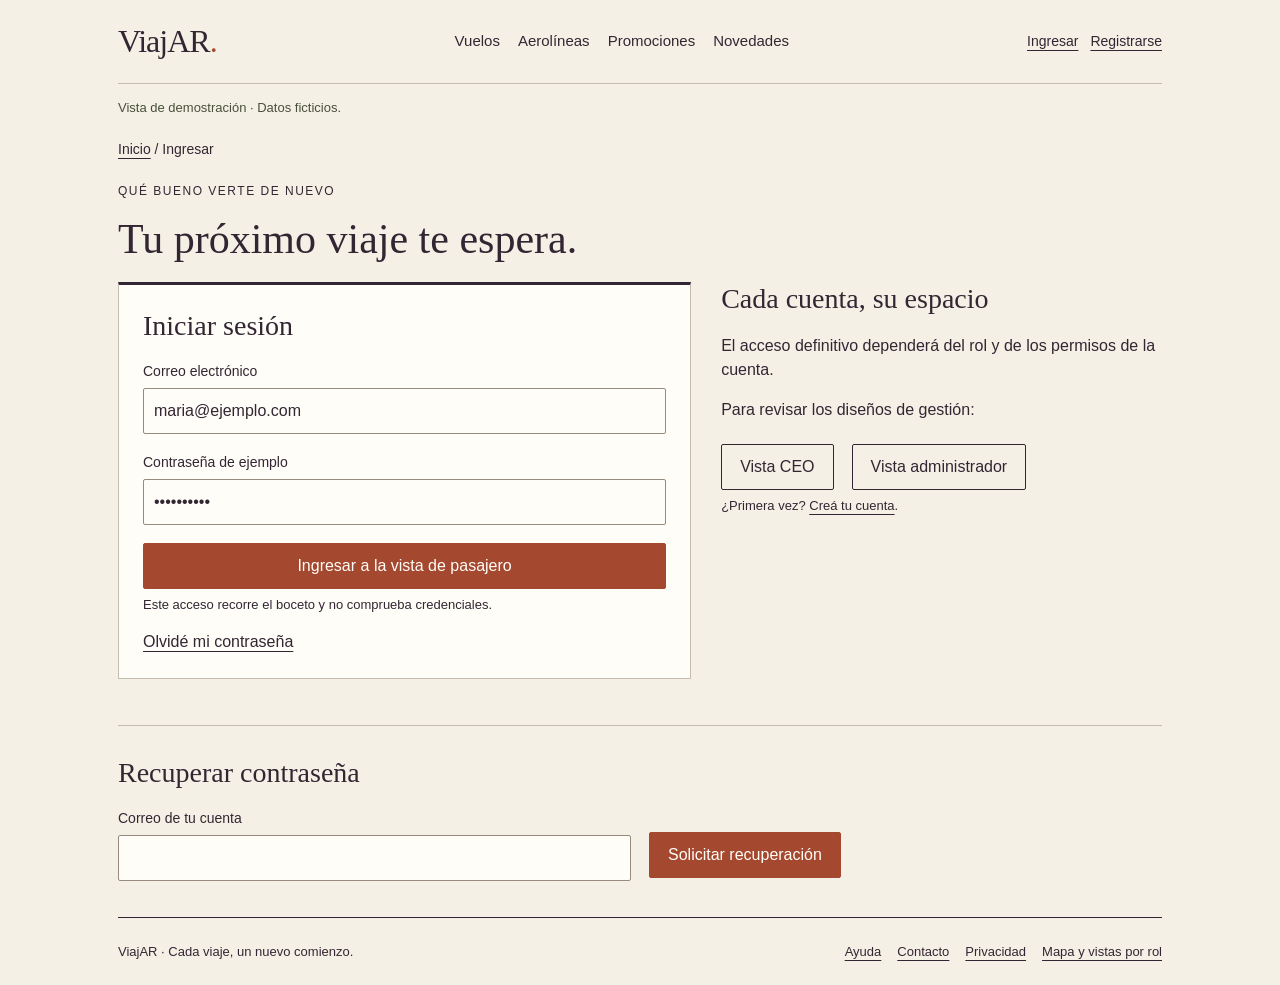
<file: bocetos/iniciar_sesion.html>
<!DOCTYPE html>
<html lang="es-AR">
<head>
    <meta charset="UTF-8">
    <meta name="viewport" content="width=device-width, initial-scale=1.0">
    <title>Ingresar | ViajAR</title>
    <link href="https://cdn.jsdelivr.net/npm/bootstrap@5.3.8/dist/css/bootstrap.min.css" rel="stylesheet" integrity="sha384-sRIl4kxILFvY47J16cr9ZwB07vP4J8+LH7qKQnuqkuIAvNWLzeN8tE5YBujZqJLB" crossorigin="anonymous">
    <link rel="stylesheet" href="estilos.css">
    <script src="bocetos.js" defer></script>
</head>
<body>
    <a class="saltar-contenido" href="#contenido">Ir al contenido principal</a>

    <div class="contenedor">
        <header class="cabecera">
            <a class="marca" href="index.html">ViajAR<span>.</span></a>
            <nav class="menu" aria-label="Navegación principal">
                <a href="vuelos.html">Vuelos</a>
                <a href="informacion.html#aerolineas">Aerolíneas</a>
                <a href="informacion.html#promociones">Promociones</a>
                <a href="informacion.html#novedades">Novedades</a>
            </nav>
            <nav class="accesos" aria-label="Acceso a la cuenta">
                <a href="iniciar_sesion.html" aria-current="page">Ingresar</a>
                <a href="registro.html">Registrarse</a>
            </nav>
        </header>

        <main id="contenido">
            <p class="demo">Vista de demostración · Datos ficticios.</p>
            <p id="aviso" class="respuesta" role="status" tabindex="-1"></p>
            <p class="migas"><a href="index.html">Inicio</a> / Ingresar</p>

            <p class="etiqueta">Qué bueno verte de nuevo</p>
            <h1>Tu próximo viaje te espera.</h1>

            <div class="dos-columnas">
                <section class="panel">
                    <h2>Iniciar sesión</h2>

                    <form class="formulario" method="post" data-destino="mi_perfil.html">
                        <div class="campo ancho">
                            <label for="correo">Correo electrónico</label>
                            <input id="correo" type="email" value="maria@ejemplo.com" autocomplete="username" required>
                        </div>

                        <div class="campo ancho">
                            <label for="clave">Contraseña de ejemplo</label>
                            <input id="clave" type="password" value="Ejemplo123" autocomplete="current-password" required>
                        </div>

                        <button class="boton ancho" type="submit">
                            Ingresar a la vista de pasajero
                        </button>
                    </form>

                    <p class="ayuda">
                        Este acceso recorre el boceto y no comprueba credenciales.
                    </p>
                    <a href="#recuperar">Olvidé mi contraseña</a>
                </section>

                <section>
                    <h2>Cada cuenta, su espacio</h2>
                    <p>El acceso definitivo dependerá del rol y de los permisos de la cuenta.</p>
                    <p>Para revisar los diseños de gestión:</p>

                    <div class="acciones">
                        <a class="boton secundario" href="ceo.html">Vista CEO</a>
                        <a class="boton secundario" href="administracion.html">
                            Vista administrador
                        </a>
                    </div>

                    <p class="ayuda">
                        ¿Primera vez? <a href="registro.html">Creá tu cuenta</a>.
                    </p>
                </section>
            </div>

            <section class="seccion" id="recuperar">
                <h2>Recuperar contraseña</h2>

                <form class="formulario" method="post" data-mensaje="Boceto: se mostraría una respuesta para recuperar el acceso. No se envía ningún correo.">
                    <div class="campo">
                        <label for="recuperar-correo">Correo de tu cuenta</label>
                        <input id="recuperar-correo" type="email" required>
                    </div>

                    <div class="acciones">
                        <button class="boton" type="submit">Solicitar recuperación</button>
                    </div>
                </form>
            </section>
        </main>

        <footer class="pie">
            <p>ViajAR · Cada viaje, un nuevo comienzo.</p>
            <nav aria-label="Información del sitio">
                <a href="informacion.html#ayuda">Ayuda</a>
                <a href="informacion.html#contacto">Contacto</a>
                <a href="informacion.html#privacidad">Privacidad</a>
                <a href="informacion.html#mapa">Mapa y vistas por rol</a>
            </nav>
        </footer>
    </div>
</body>
</html>
</file>
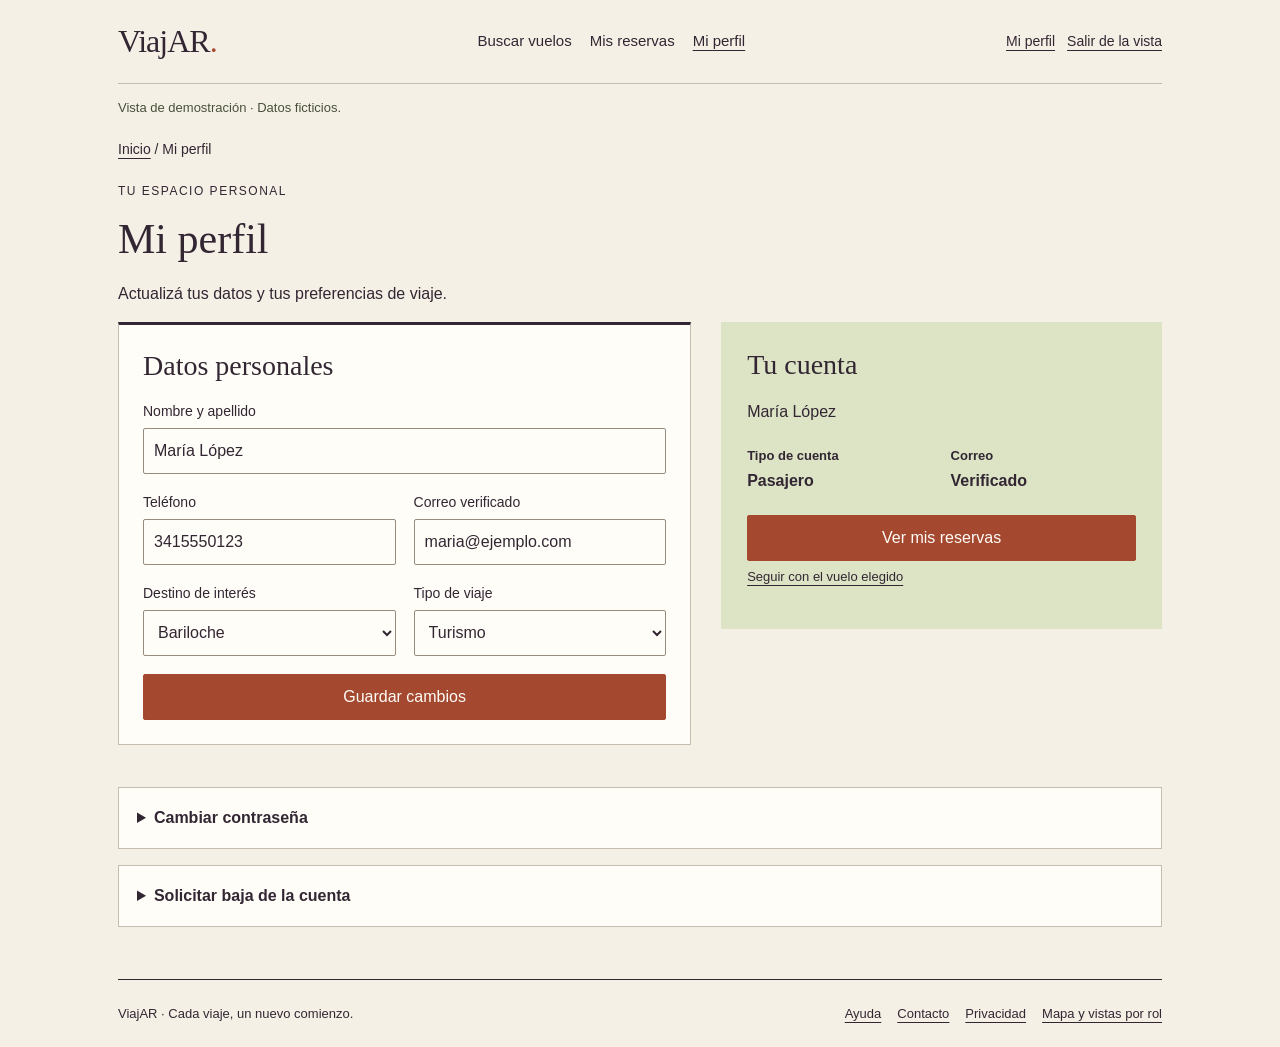
<file: bocetos/mi_perfil.html>
<!DOCTYPE html>
<html lang="es-AR">
<head>
    <meta charset="UTF-8">
    <meta name="viewport" content="width=device-width, initial-scale=1.0">
    <title>Mi perfil | ViajAR</title>
    <link href="https://cdn.jsdelivr.net/npm/bootstrap@5.3.8/dist/css/bootstrap.min.css" rel="stylesheet" integrity="sha384-sRIl4kxILFvY47J16cr9ZwB07vP4J8+LH7qKQnuqkuIAvNWLzeN8tE5YBujZqJLB" crossorigin="anonymous">
    <link rel="stylesheet" href="estilos.css">
    <script src="bocetos.js" defer></script>
</head>
<body>
    <a class="saltar-contenido" href="#contenido">Ir al contenido principal</a>

    <div class="contenedor">
        <header class="cabecera">
            <a class="marca" href="index.html">ViajAR<span>.</span></a>
            <nav class="menu" aria-label="Navegación principal">
                <a href="vuelos.html">Buscar vuelos</a>
                <a href="mis_reservas.html">Mis reservas</a>
                <a href="mi_perfil.html" aria-current="page">Mi perfil</a>
            </nav>
            <nav class="accesos" aria-label="Acceso a la cuenta">
                <a href="mi_perfil.html">Mi perfil</a>
                <a href="index.html">Salir de la vista</a>
            </nav>
        </header>

        <main id="contenido">
            <p class="demo">Vista de demostración · Datos ficticios.</p>
            <p id="aviso" class="respuesta" role="status" tabindex="-1"></p>
            <p class="migas"><a href="index.html">Inicio</a> / Mi perfil</p>

            <p class="etiqueta">Tu espacio personal</p>
            <h1>Mi perfil</h1>
            <p>Actualizá tus datos y tus preferencias de viaje.</p>

            <div class="dos-columnas">
                <section class="panel">
                    <h2>Datos personales</h2>

                    <form class="formulario" method="post" data-mensaje="Boceto: los cambios se guardarían después de validarlos. No se modificaron datos.">
                        <div class="campo ancho">
                            <label for="nombre">Nombre y apellido</label>
                            <input id="nombre" value="María López" required>
                        </div>

                        <div class="campo">
                            <label for="telefono">Teléfono</label>
                            <input id="telefono" type="tel" value="3415550123">
                        </div>

                        <div class="campo">
                            <label for="correo">Correo verificado</label>
                            <input id="correo" type="email" value="maria@ejemplo.com" readonly>
                        </div>

                        <div class="campo">
                            <label for="destino">Destino de interés</label>
                            <select id="destino">
                                <option>Bariloche</option>
                                <option>Mendoza</option>
                                <option>Salta</option>
                            </select>
                        </div>

                        <div class="campo">
                            <label for="tipo">Tipo de viaje</label>
                            <select id="tipo">
                                <option>Turismo</option>
                                <option>Trabajo</option>
                                <option>Otro</option>
                            </select>
                        </div>

                        <button class="boton ancho" type="submit">Guardar cambios</button>
                    </form>
                </section>

                <aside class="resumen">
                    <h2>Tu cuenta</h2>
                    <p>María López</p>

                    <dl class="datos">
                        <div><dt>Tipo de cuenta</dt><dd>Pasajero</dd></div>
                        <div><dt>Correo</dt><dd>Verificado</dd></div>
                    </dl>

                    <a class="boton" href="mis_reservas.html">Ver mis reservas</a>
                    <p class="ayuda">
                        <a href="detalle_vuelo.html">Seguir con el vuelo elegido</a>
                    </p>
                </aside>
            </div>

            <details>
                <summary>Cambiar contraseña</summary>

                <form class="formulario" method="post" data-mensaje="Boceto: se comprobaría la contraseña actual antes de guardar la nueva.">
                    <div class="campo">
                        <label for="actual">Contraseña actual</label>
                        <input id="actual" type="password" autocomplete="current-password" required>
                    </div>

                    <div class="campo">
                        <label for="nueva">Nueva contraseña</label>
                        <input id="nueva" type="password" minlength="8" maxlength="64" autocomplete="new-password" required>
                    </div>

                    <button class="boton" type="submit">Cambiar contraseña</button>
                </form>
            </details>

            <details>
                <summary>Solicitar baja de la cuenta</summary>
                <p>Antes de continuar se revisarán las reservas y se pedirá confirmación.</p>
                <button class="boton secundario" type="button" data-mensaje="Boceto: se solicitaría confirmar la baja. La cuenta de ejemplo se conserva.">
                    Continuar con la baja
                </button>
            </details>
        </main>

        <footer class="pie">
            <p>ViajAR · Cada viaje, un nuevo comienzo.</p>
            <nav aria-label="Información del sitio">
                <a href="informacion.html#ayuda">Ayuda</a>
                <a href="informacion.html#contacto">Contacto</a>
                <a href="informacion.html#privacidad">Privacidad</a>
                <a href="informacion.html#mapa">Mapa y vistas por rol</a>
            </nav>
        </footer>
    </div>
</body>
</html>
</file>
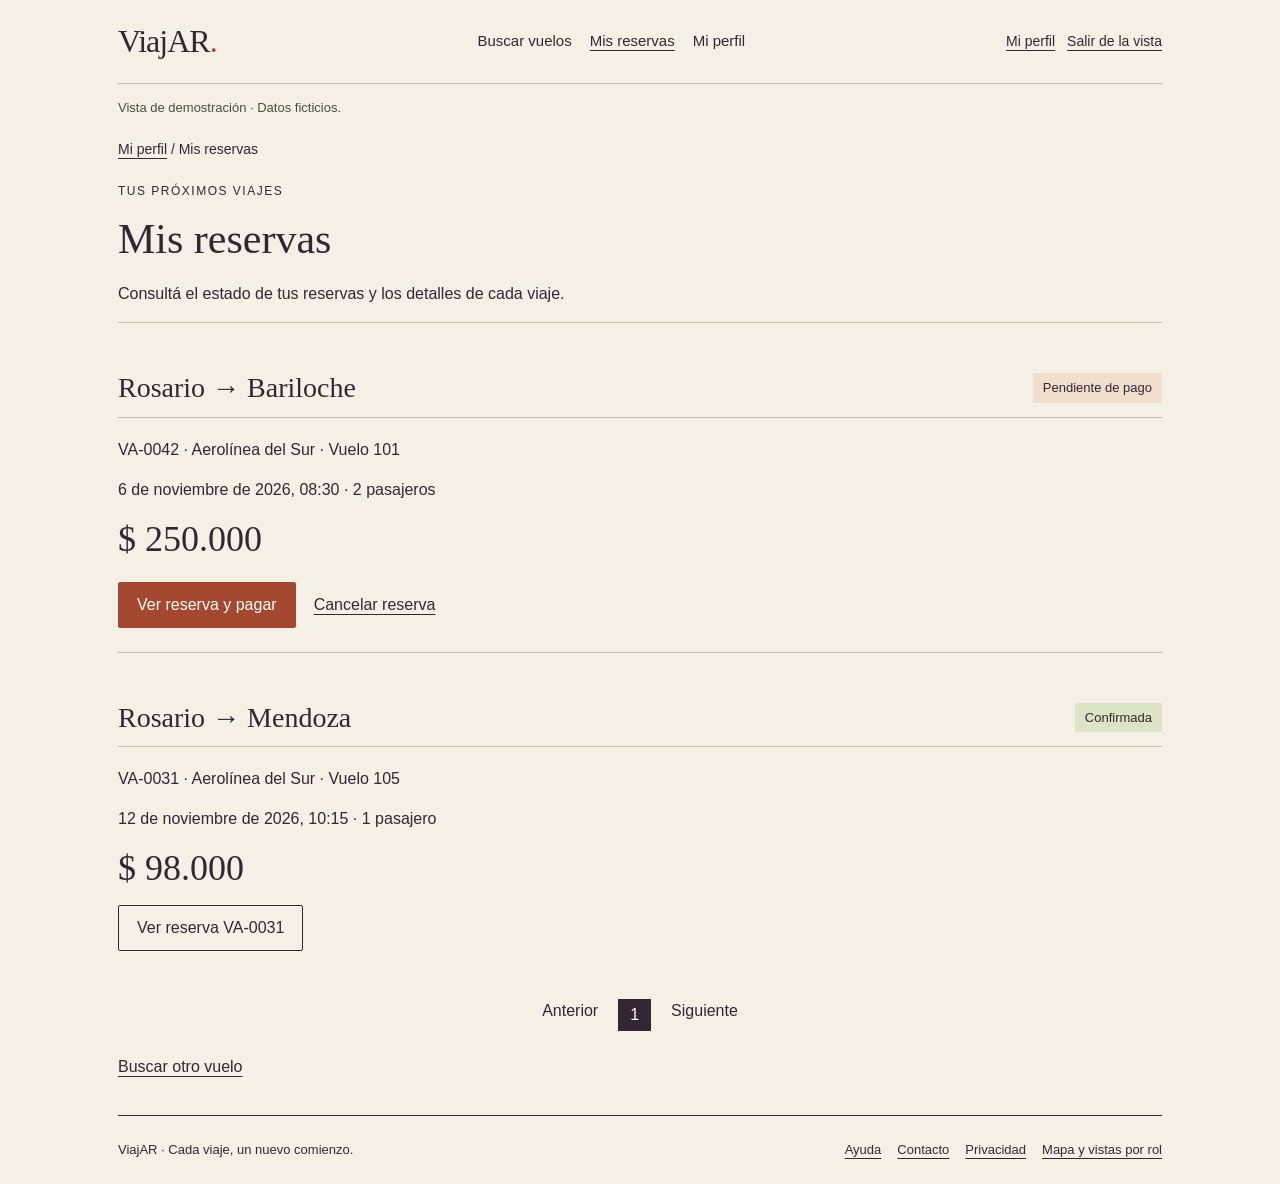
<file: bocetos/mis_reservas.html>
<!DOCTYPE html>
<html lang="es-AR">
<head>
    <meta charset="UTF-8">
    <meta name="viewport" content="width=device-width, initial-scale=1.0">
    <title>Mis reservas | ViajAR</title>
    <link href="https://cdn.jsdelivr.net/npm/bootstrap@5.3.8/dist/css/bootstrap.min.css" rel="stylesheet" integrity="sha384-sRIl4kxILFvY47J16cr9ZwB07vP4J8+LH7qKQnuqkuIAvNWLzeN8tE5YBujZqJLB" crossorigin="anonymous">
    <link rel="stylesheet" href="estilos.css">
    <script src="bocetos.js" defer></script>
</head>
<body>
    <a class="saltar-contenido" href="#contenido">Ir al contenido principal</a>

    <div class="contenedor">
        <header class="cabecera">
            <a class="marca" href="index.html">ViajAR<span>.</span></a>
            <nav class="menu" aria-label="Navegación principal">
                <a href="vuelos.html">Buscar vuelos</a>
                <a href="mis_reservas.html" aria-current="page">Mis reservas</a>
                <a href="mi_perfil.html">Mi perfil</a>
            </nav>
            <nav class="accesos" aria-label="Acceso a la cuenta">
                <a href="mi_perfil.html">Mi perfil</a>
                <a href="index.html">Salir de la vista</a>
            </nav>
        </header>

        <main id="contenido">
            <p class="demo">Vista de demostración · Datos ficticios.</p>
            <p id="aviso" class="respuesta" role="status" tabindex="-1"></p>
            <p class="migas"><a href="mi_perfil.html">Mi perfil</a> / Mis reservas</p>

            <p class="etiqueta">Tus próximos viajes</p>
            <h1>Mis reservas</h1>
            <p>Consultá el estado de tus reservas y los detalles de cada viaje.</p>

            <article class="reserva">
                <div class="cabecera-seccion">
                    <h2>Rosario → Bariloche</h2>
                    <span class="estado pendiente">Pendiente de pago</span>
                </div>

                <p>VA-0042 · Aerolínea del Sur · Vuelo 101</p>
                <p>6 de noviembre de 2026, 08:30 · 2 pasajeros</p>
                <strong class="total">$ 250.000</strong>

                <div class="acciones">
                    <a class="boton" href="detalle_reserva.html">Ver reserva y pagar</a>
                    <a href="detalle_reserva.html#cancelacion">Cancelar reserva</a>
                </div>
            </article>

            <article class="reserva">
                <div class="cabecera-seccion">
                    <h2>Rosario → Mendoza</h2>
                    <span class="estado">Confirmada</span>
                </div>

                <p>VA-0031 · Aerolínea del Sur · Vuelo 105</p>
                <p>12 de noviembre de 2026, 10:15 · 1 pasajero</p>
                <strong class="total">$ 98.000</strong>

                <button class="boton secundario" type="button" data-mensaje="Ejemplo de reserva confirmada: VA-0031, Rosario a Mendoza, 12 de noviembre de 2026 a las 10:15. Total: $ 98.000.">
                    Ver reserva VA-0031
                </button>
            </article>

            <nav class="paginacion" aria-label="Paginación de reservas">
                <span>Anterior</span>
                <span aria-current="page">1</span>
                <span>Siguiente</span>
            </nav>

            <a href="vuelos.html">Buscar otro vuelo</a>
        </main>

        <footer class="pie">
            <p>ViajAR · Cada viaje, un nuevo comienzo.</p>
            <nav aria-label="Información del sitio">
                <a href="informacion.html#ayuda">Ayuda</a>
                <a href="informacion.html#contacto">Contacto</a>
                <a href="informacion.html#privacidad">Privacidad</a>
                <a href="informacion.html#mapa">Mapa y vistas por rol</a>
            </nav>
        </footer>
    </div>
</body>
</html>
</file>
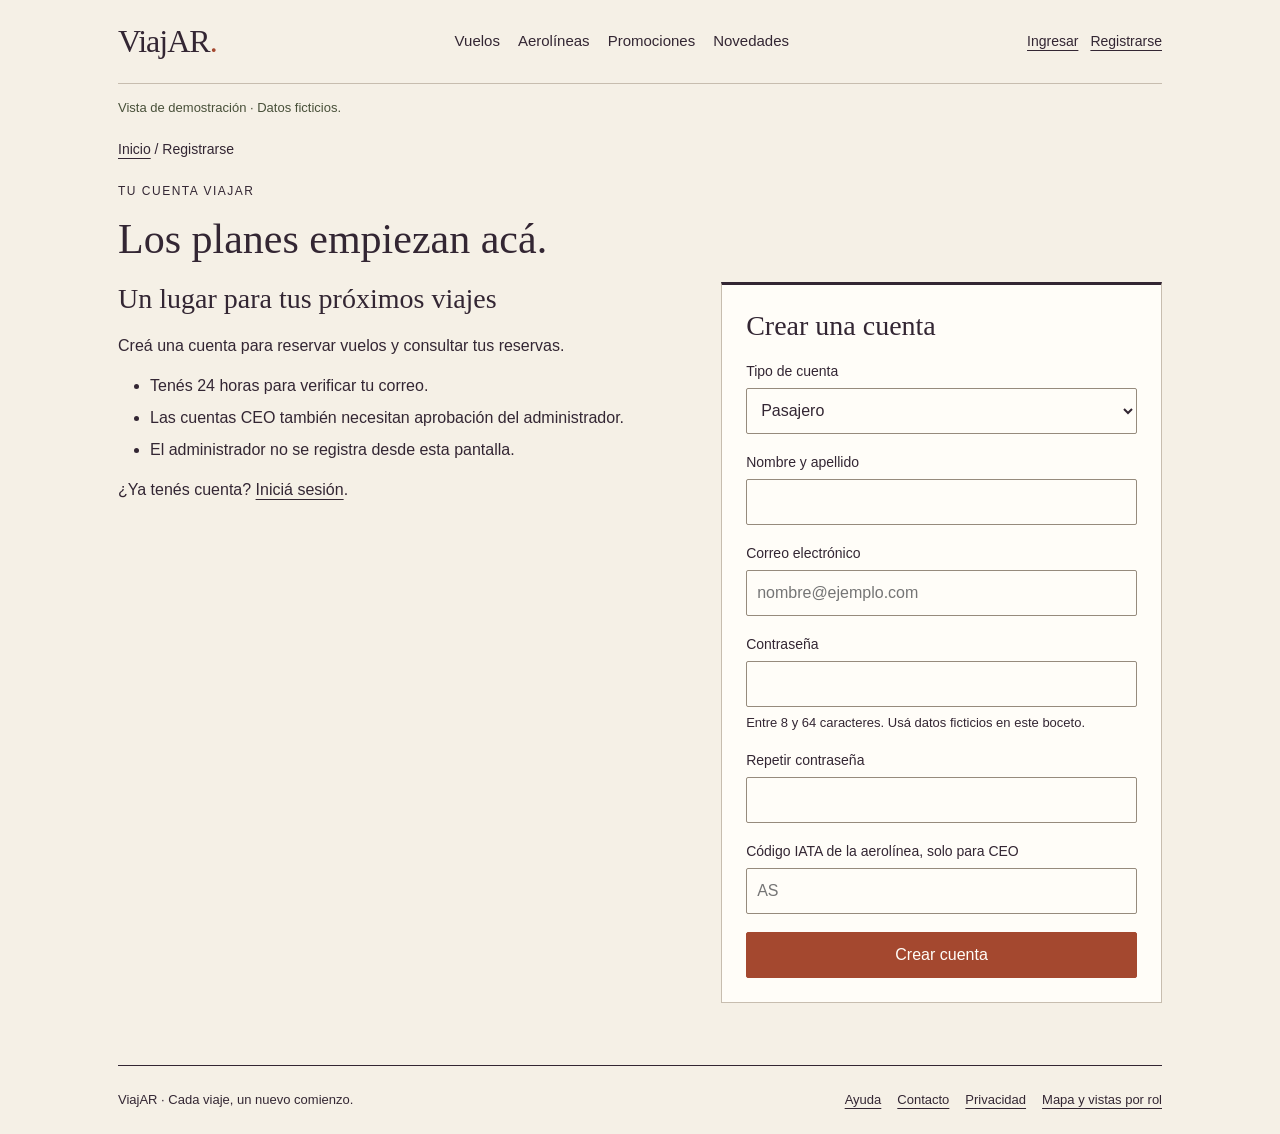
<file: bocetos/registro.html>
<!DOCTYPE html>
<html lang="es-AR">
<head>
    <meta charset="UTF-8">
    <meta name="viewport" content="width=device-width, initial-scale=1.0">
    <title>Registro | ViajAR</title>
    <link href="https://cdn.jsdelivr.net/npm/bootstrap@5.3.8/dist/css/bootstrap.min.css" rel="stylesheet" integrity="sha384-sRIl4kxILFvY47J16cr9ZwB07vP4J8+LH7qKQnuqkuIAvNWLzeN8tE5YBujZqJLB" crossorigin="anonymous">
    <link rel="stylesheet" href="estilos.css">
    <script src="bocetos.js" defer></script>
</head>
<body>
    <a class="saltar-contenido" href="#contenido">Ir al contenido principal</a>

    <div class="contenedor">
        <header class="cabecera">
            <a class="marca" href="index.html">ViajAR<span>.</span></a>
            <nav class="menu" aria-label="Navegación principal">
                <a href="vuelos.html">Vuelos</a>
                <a href="informacion.html#aerolineas">Aerolíneas</a>
                <a href="informacion.html#promociones">Promociones</a>
                <a href="informacion.html#novedades">Novedades</a>
            </nav>
            <nav class="accesos" aria-label="Acceso a la cuenta">
                <a href="iniciar_sesion.html">Ingresar</a>
                <a href="registro.html" aria-current="page">Registrarse</a>
            </nav>
        </header>

        <main id="contenido">
            <p class="demo">Vista de demostración · Datos ficticios.</p>
            <p id="aviso" class="respuesta" role="status" tabindex="-1"></p>
            <p class="migas"><a href="index.html">Inicio</a> / Registrarse</p>

            <p class="etiqueta">Tu cuenta ViajAR</p>
            <h1>Los planes empiezan acá.</h1>

            <div class="dos-columnas">
                <section>
                    <h2>Un lugar para tus próximos viajes</h2>
                    <p>Creá una cuenta para reservar vuelos y consultar tus reservas.</p>

                    <ul>
                        <li>Tenés 24 horas para verificar tu correo.</li>
                        <li>Las cuentas CEO también necesitan aprobación del administrador.</li>
                        <li>El administrador no se registra desde esta pantalla.</li>
                    </ul>

                    <p>
                        ¿Ya tenés cuenta?
                        <a href="iniciar_sesion.html">Iniciá sesión</a>.
                    </p>
                </section>

                <section class="panel">
                    <h2>Crear una cuenta</h2>

                    <form class="formulario" method="post" data-mensaje="Boceto: se validarán los datos y se enviará un enlace de verificación. Esta demostración no crea cuentas ni envía correos.">
                        <div class="campo ancho">
                            <label for="rol">Tipo de cuenta</label>
                            <select id="rol">
                                <option>Pasajero</option>
                                <option>CEO de aerolínea</option>
                            </select>
                        </div>

                        <div class="campo ancho">
                            <label for="nombre">Nombre y apellido</label>
                            <input id="nombre" autocomplete="name" required>
                        </div>

                        <div class="campo ancho">
                            <label for="correo">Correo electrónico</label>
                            <input id="correo" type="email" placeholder="nombre@ejemplo.com" autocomplete="email" required>
                        </div>

                        <div class="campo ancho">
                            <label for="clave">Contraseña</label>
                            <input id="clave" type="password" minlength="8" maxlength="64" autocomplete="new-password" aria-describedby="ayuda-clave" required>
                            <small id="ayuda-clave" class="ayuda">
                                Entre 8 y 64 caracteres. Usá datos ficticios en este boceto.
                            </small>
                        </div>

                        <div class="campo ancho">
                            <label for="repetir">Repetir contraseña</label>
                            <input id="repetir" type="password" minlength="8" maxlength="64" autocomplete="new-password" required>
                        </div>

                        <div class="campo ancho">
                            <label for="iata">Código IATA de la aerolínea, solo para CEO</label>
                            <input id="iata" maxlength="2" placeholder="AS">
                        </div>

                        <button class="boton ancho" type="submit">Crear cuenta</button>
                    </form>
                </section>
            </div>
        </main>

        <footer class="pie">
            <p>ViajAR · Cada viaje, un nuevo comienzo.</p>
            <nav aria-label="Información del sitio">
                <a href="informacion.html#ayuda">Ayuda</a>
                <a href="informacion.html#contacto">Contacto</a>
                <a href="informacion.html#privacidad">Privacidad</a>
                <a href="informacion.html#mapa">Mapa y vistas por rol</a>
            </nav>
        </footer>
    </div>
</body>
</html>
</file>
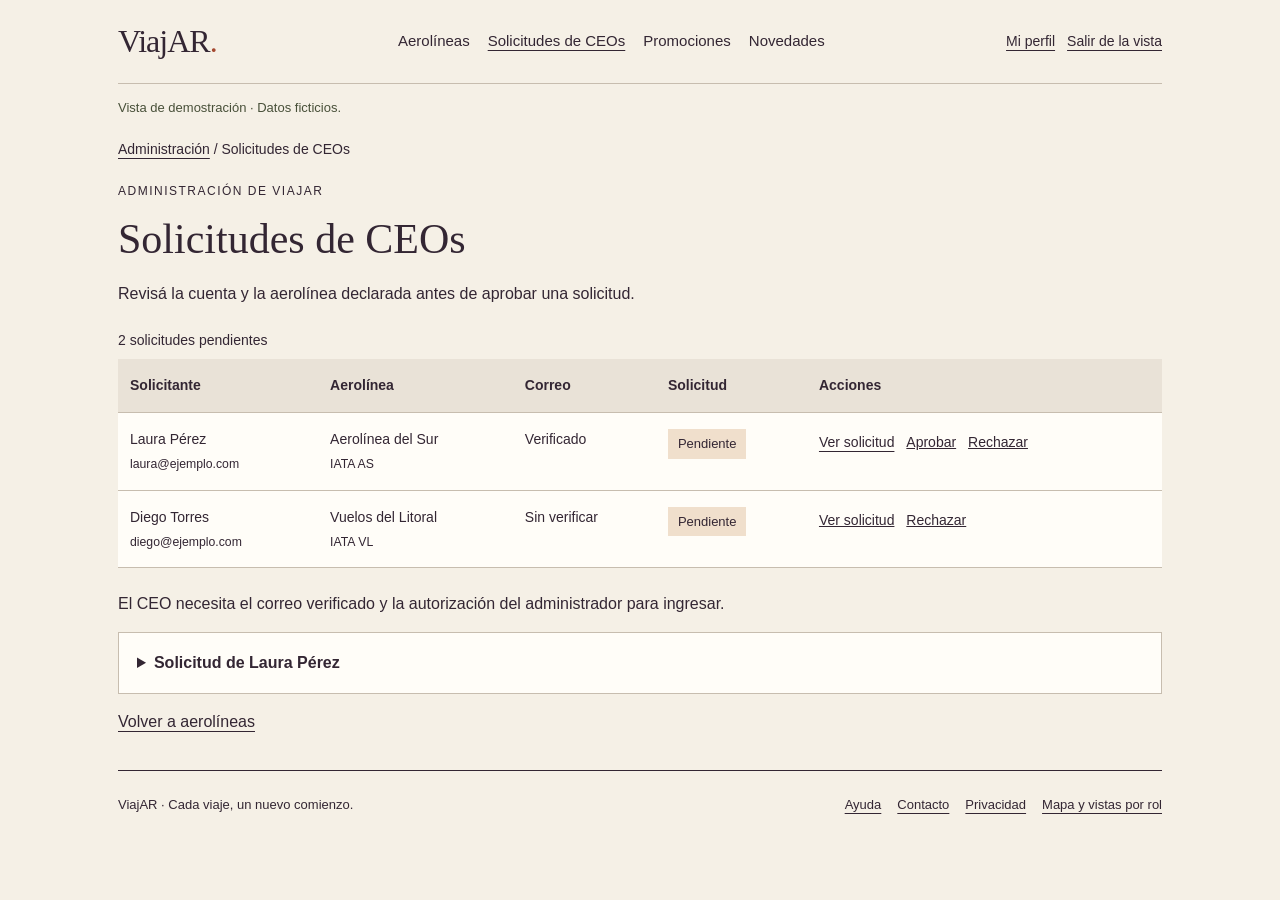
<file: bocetos/solicitudes.html>
<!DOCTYPE html>
<html lang="es-AR">
<head>
    <meta charset="UTF-8">
    <meta name="viewport" content="width=device-width, initial-scale=1.0">
    <title>Solicitudes de CEOs | ViajAR</title>
    <link href="https://cdn.jsdelivr.net/npm/bootstrap@5.3.8/dist/css/bootstrap.min.css" rel="stylesheet" integrity="sha384-sRIl4kxILFvY47J16cr9ZwB07vP4J8+LH7qKQnuqkuIAvNWLzeN8tE5YBujZqJLB" crossorigin="anonymous">
    <link rel="stylesheet" href="estilos.css">
    <script src="bocetos.js" defer></script>
</head>
<body>
    <a class="saltar-contenido" href="#contenido">Ir al contenido principal</a>

    <div class="contenedor">
        <header class="cabecera">
            <a class="marca" href="index.html">ViajAR<span>.</span></a>
            <nav class="menu" aria-label="Navegación principal">
                <a href="administracion.html">Aerolíneas</a>
                <a href="solicitudes.html" aria-current="page">Solicitudes de CEOs</a>
                <a href="administracion.html#promociones">Promociones</a>
                <a href="administracion.html#novedades">Novedades</a>
            </nav>
            <nav class="accesos" aria-label="Acceso a la cuenta">
                <a href="mi_perfil.html">Mi perfil</a>
                <a href="index.html">Salir de la vista</a>
            </nav>
        </header>

        <main id="contenido">
            <p class="demo">Vista de demostración · Datos ficticios.</p>
            <p id="aviso" class="respuesta" role="status" tabindex="-1"></p>
            <p class="migas">
                <a href="administracion.html">Administración</a> / Solicitudes de CEOs
            </p>

            <p class="etiqueta">Administración de ViajAR</p>
            <h1>Solicitudes de CEOs</h1>
            <p>Revisá la cuenta y la aerolínea declarada antes de aprobar una solicitud.</p>

            <div class="tabla-contenedor" role="region" aria-label="Solicitudes pendientes" tabindex="0">
                <table>
                    <caption>2 solicitudes pendientes</caption>
                    <thead>
                        <tr>
                            <th scope="col">Solicitante</th>
                            <th scope="col">Aerolínea</th>
                            <th scope="col">Correo</th>
                            <th scope="col">Solicitud</th>
                            <th scope="col">Acciones</th>
                        </tr>
                    </thead>
                    <tbody>
                        <tr>
                            <td>Laura Pérez<small>laura@ejemplo.com</small></td>
                            <td>Aerolínea del Sur<small>IATA AS</small></td>
                            <td>Verificado</td>
                            <td><span class="estado pendiente">Pendiente</span></td>
                            <td>
                                <a href="#solicitud-laura">Ver solicitud</a>
                                <button class="enlace" type="button" data-mensaje="Boceto: se registraría la aprobación de Laura Pérez como CEO de Aerolínea del Sur.">
                                    Aprobar
                                </button>
                                <button class="enlace" type="button" data-mensaje="Boceto: se solicitaría confirmar el rechazo.">
                                    Rechazar
                                </button>
                            </td>
                        </tr>
                        <tr>
                            <td>Diego Torres<small>diego@ejemplo.com</small></td>
                            <td>Vuelos del Litoral<small>IATA VL</small></td>
                            <td>Sin verificar</td>
                            <td><span class="estado pendiente">Pendiente</span></td>
                            <td>
                                <button class="enlace" type="button" data-mensaje="Boceto: el correo de Diego Torres todavía no está verificado. La aprobación no reemplaza esa verificación.">
                                    Ver solicitud
                                </button>
                                <button class="enlace" type="button" data-mensaje="Boceto: se solicitaría confirmar el rechazo.">
                                    Rechazar
                                </button>
                            </td>
                        </tr>
                    </tbody>
                </table>
            </div>

            <p>
                El CEO necesita el correo verificado y la autorización
                del administrador para ingresar.
            </p>

            <details id="solicitud-laura">
                <summary>Solicitud de Laura Pérez</summary>

                <dl class="datos">
                    <div><dt>Nombre</dt><dd>Laura Pérez</dd></div>
                    <div><dt>Correo</dt><dd>laura@ejemplo.com</dd></div>
                    <div><dt>Aerolínea declarada</dt><dd>Aerolínea del Sur · AS</dd></div>
                    <div><dt>Estado</dt><dd>Pendiente de aprobación</dd></div>
                </dl>

                <button class="boton" type="button" data-mensaje="Boceto: se registraría la aprobación de la solicitud.">
                    Aprobar solicitud
                </button>
            </details>

            <a href="administracion.html">Volver a aerolíneas</a>
        </main>

        <footer class="pie">
            <p>ViajAR · Cada viaje, un nuevo comienzo.</p>
            <nav aria-label="Información del sitio">
                <a href="informacion.html#ayuda">Ayuda</a>
                <a href="informacion.html#contacto">Contacto</a>
                <a href="informacion.html#privacidad">Privacidad</a>
                <a href="informacion.html#mapa">Mapa y vistas por rol</a>
            </nav>
        </footer>
    </div>
</body>
</html>
</file>
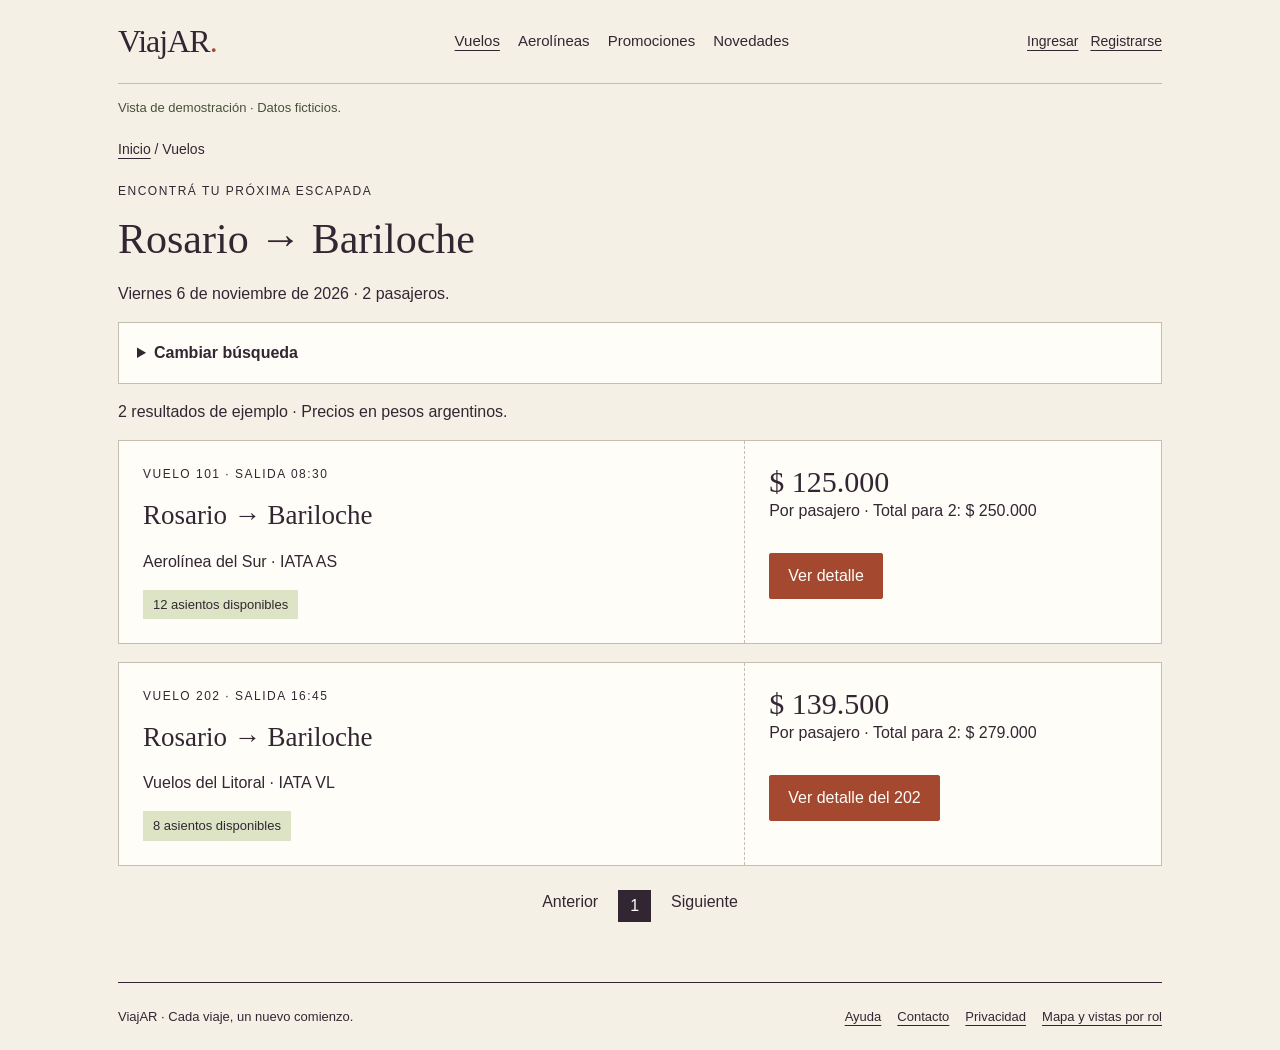
<file: bocetos/vuelos.html>
<!DOCTYPE html>
<html lang="es-AR">
<head>
    <meta charset="UTF-8">
    <meta name="viewport" content="width=device-width, initial-scale=1.0">
    <title>Vuelos | ViajAR</title>
    <link href="https://cdn.jsdelivr.net/npm/bootstrap@5.3.8/dist/css/bootstrap.min.css" rel="stylesheet" integrity="sha384-sRIl4kxILFvY47J16cr9ZwB07vP4J8+LH7qKQnuqkuIAvNWLzeN8tE5YBujZqJLB" crossorigin="anonymous">
    <link rel="stylesheet" href="estilos.css">
    <script src="bocetos.js" defer></script>
</head>
<body>
    <a class="saltar-contenido" href="#contenido">Ir al contenido principal</a>

    <div class="contenedor">
        <header class="cabecera">
            <a class="marca" href="index.html">ViajAR<span>.</span></a>
            <nav class="menu" aria-label="Navegación principal">
                <a href="vuelos.html" aria-current="page">Vuelos</a>
                <a href="informacion.html#aerolineas">Aerolíneas</a>
                <a href="informacion.html#promociones">Promociones</a>
                <a href="informacion.html#novedades">Novedades</a>
            </nav>
            <nav class="accesos" aria-label="Acceso a la cuenta">
                <a href="iniciar_sesion.html">Ingresar</a>
                <a href="registro.html">Registrarse</a>
            </nav>
        </header>

        <main id="contenido">
            <p class="demo">Vista de demostración · Datos ficticios.</p>
            <p id="aviso" class="respuesta" role="status" tabindex="-1"></p>
            <p class="migas"><a href="index.html">Inicio</a> / Vuelos</p>

            <p class="etiqueta">Encontrá tu próxima escapada</p>
            <h1>Rosario → Bariloche</h1>
            <p>Viernes 6 de noviembre de 2026 · 2 pasajeros.</p>

            <details>
                <summary>Cambiar búsqueda</summary>

                <form class="formulario" method="post" data-mensaje="Boceto: se mostrarían los vuelos que coincidan con estos filtros. Estos resultados son de ejemplo.">
                    <div class="campo">
                        <label for="origen">Origen</label>
                        <input id="origen" value="Rosario">
                    </div>
                    <div class="campo">
                        <label for="destino">Destino</label>
                        <input id="destino" value="Bariloche">
                    </div>
                    <div class="campo">
                        <label for="fecha">Fecha</label>
                        <input id="fecha" type="date" value="2026-11-06" required>
                    </div>
                    <div class="campo">
                        <label for="cantidad">Pasajeros</label>
                        <input id="cantidad" type="number" min="1" max="10" value="2" required>
                    </div>

                    <button class="boton" type="submit">Aplicar filtros</button>
                    <a href="vuelos.html">Limpiar filtros</a>
                </form>
            </details>

            <p>2 resultados de ejemplo · Precios en pesos argentinos.</p>

            <article class="vuelo">
                <div>
                    <p class="etiqueta">Vuelo 101 · Salida 08:30</p>
                    <h2>Rosario → Bariloche</h2>
                    <p>Aerolínea del Sur · IATA AS</p>
                    <span class="estado">12 asientos disponibles</span>
                </div>

                <div class="precio">
                    <strong>$ 125.000</strong>
                    <p>Por pasajero · Total para 2: $ 250.000</p>
                    <a class="boton" href="detalle_vuelo.html">Ver detalle</a>
                </div>
            </article>

            <article class="vuelo">
                <div>
                    <p class="etiqueta">Vuelo 202 · Salida 16:45</p>
                    <h2>Rosario → Bariloche</h2>
                    <p>Vuelos del Litoral · IATA VL</p>
                    <span class="estado">8 asientos disponibles</span>
                </div>

                <div class="precio">
                    <strong>$ 139.500</strong>
                    <p>Por pasajero · Total para 2: $ 279.000</p>
                    <button class="boton" type="button" data-mensaje="Ejemplo de detalle: vuelo 202, Vuelos del Litoral, salida 16:45. Total para 2 pasajeros: $ 279.000.">
                        Ver detalle del 202
                    </button>
                </div>
            </article>

            <nav class="paginacion" aria-label="Paginación de vuelos">
                <span>Anterior</span>
                <span aria-current="page">1</span>
                <span>Siguiente</span>
            </nav>
        </main>

        <footer class="pie">
            <p>ViajAR · Cada viaje, un nuevo comienzo.</p>
            <nav aria-label="Información del sitio">
                <a href="informacion.html#ayuda">Ayuda</a>
                <a href="informacion.html#contacto">Contacto</a>
                <a href="informacion.html#privacidad">Privacidad</a>
                <a href="informacion.html#mapa">Mapa y vistas por rol</a>
            </nav>
        </footer>
    </div>
</body>
</html>
</file>
<file: bocetos/estilos.css>
/* Colores compartidos */
:root {
    --fondo: #f5f0e6;
    --tinta: #332633;
    --terracota: #a4482f;
    --oliva: #485039;
    --verde-claro: #dce4c5;
    --papel: #fffdf8;
    --borde: #c7bdaf;
}

* {
    box-sizing: border-box;
}

body {
    margin: 0;
    background: var(--fondo);
    color: var(--tinta);
    font: 16px/1.5 Arial, Helvetica, sans-serif;
}

a {
    color: var(--tinta);
    text-underline-offset: 4px;
}

a:hover {
    color: var(--terracota);
}

a:focus-visible,
button:focus-visible,
input:focus-visible,
select:focus-visible,
textarea:focus-visible,
summary:focus-visible {
    outline: 3px solid var(--oliva);
    outline-offset: 4px;
}

.contenedor {
    max-width: 1100px;
    margin: auto;
    padding: 0 28px;
}

.saltar-contenido {
    position: absolute;
    left: -10000px;
}

.saltar-contenido:focus {
    top: 10px;
    left: 10px;
    z-index: 10;
    padding: 12px;
    background: var(--papel);
}

.cabecera,
.pie,
.menu,
.accesos,
.acciones,
.cabecera-seccion {
    display: flex;
    align-items: center;
    flex-wrap: wrap;
    gap: 18px;
}

.cabecera {
    justify-content: space-between;
    padding: 22px 0;
    border-bottom: 1px solid var(--borde);
}

.marca {
    font: 32px Georgia, serif;
    text-decoration: none;
    letter-spacing: -1px;
}

.marca span,
h1 em {
    color: var(--terracota);
}

.menu a {
    font-size: 15px;
    padding: 8px 0;
    text-decoration: none;
}

.menu a:hover,
.menu a[aria-current="page"] {
    text-decoration: underline;
}

.accesos {
    font-size: 14px;
    gap: 12px;
}

main {
    padding-bottom: 36px;
}

.demo {
    margin: 14px 0;
    color: var(--oliva);
    font-size: 13px;
}

.migas {
    margin: 22px 0;
    font-size: 14px;
}

h1,
h2 {
    font-family: Georgia, serif;
    font-weight: normal;
}

h1 {
    font-size: 42px;
    line-height: 1.1;
    margin: 12px 0 20px;
}

h2 {
    font-size: 28px;
    margin: 0 0 18px;
}

h3 {
    font-size: 19px;
    margin: 0 0 12px;
}

p {
    margin: 0 0 16px;
}

.etiqueta {
    font-size: 12px;
    letter-spacing: 1.5px;
    text-transform: uppercase;
}

.presentacion {
    display: grid;
    grid-template-columns: 1.5fr 1fr;
    gap: 40px;
    align-items: center;
    padding: 25px 0 30px;
}

.presentacion h1 {
    font-size: 54px;
    letter-spacing: -1.5px;
}

.descripcion {
    max-width: 510px;
    font-size: 17px;
}

.tarjeta-ruta,
.resumen {
    padding: 26px;
    background: var(--verde-claro);
}

.tarjeta-ruta p {
    margin: 0;
    font-size: 12px;
}

.codigo {
    font: 48px Georgia, serif;
}

.trayecto {
    margin: 12px 0;
    padding: 10px 14px;
    border-left: 1px dashed var(--oliva);
    font-size: 13px;
}

.buscador,
.panel,
.comprobante {
    background: var(--papel);
    padding: 24px;
    border: 1px solid var(--borde);
    border-top: 3px solid var(--tinta);
    margin-bottom: 26px;
}

.buscador h2 {
    font-size: 25px;
}

.campos-busqueda {
    display: grid;
    grid-template-columns: 1fr 1fr 1fr .7fr auto;
    align-items: end;
    gap: 12px;
}

.campo {
    min-width: 0;
}

.campo label {
    display: block;
    margin-bottom: 6px;
    font-size: 14px;
}

.campo input,
.campo select,
.campo textarea {
    width: 100%;
    min-width: 0;
    min-height: 46px;
    padding: 10px;
    border: 1px solid #968b7d;
    border-radius: 2px;
    background: var(--papel);
    color: var(--tinta);
    font: inherit;
}

.campo textarea {
    min-height: 100px;
}

.ayuda {
    display: block;
    margin-top: 6px;
    font-size: 13px;
}

.boton {
    display: inline-flex;
    align-items: center;
    justify-content: center;
    min-height: 46px;
    padding: 10px 18px;
    background: var(--terracota);
    color: var(--papel);
    border: 1px solid var(--terracota);
    border-radius: 2px;
    font: inherit;
    text-decoration: none;
    cursor: pointer;
}

.boton:hover {
    background: #8c3c28;
    color: var(--papel);
}

.secundario {
    background: transparent;
    border-color: var(--tinta);
    color: var(--tinta);
}

.acciones {
    margin-top: 22px;
}

.cabecera-seccion {
    justify-content: space-between;
    margin: 24px 0 20px;
    padding-bottom: 12px;
    border-bottom: 1px solid var(--borde);
}

.cabecera-seccion h2 {
    margin: 0;
}

.destinos,
.columnas {
    display: grid;
    grid-template-columns: repeat(3, 1fr);
    gap: 24px;
}

.destino {
    padding-bottom: 18px;
    border-bottom: 1px solid var(--borde);
}

.destino .codigo {
    color: var(--oliva);
    font-size: 44px;
}

.destino h3 {
    margin: 5px 0;
    font-weight: normal;
}

.destino p {
    font-size: 14px;
}

.dos-columnas {
    display: grid;
    grid-template-columns: 1.3fr 1fr;
    gap: 30px;
    align-items: start;
}

.formulario {
    display: grid;
    grid-template-columns: 1fr 1fr;
    gap: 18px;
}

.ancho {
    grid-column: 1 / -1;
}

.resumen .boton {
    width: 100%;
}

.total {
    display: block;
    margin: 16px 0;
    font: 36px Georgia, serif;
}

.datos {
    display: grid;
    grid-template-columns: 1fr 1fr;
    gap: 18px;
    margin: 22px 0;
}

.datos dt {
    font-size: 13px;
}

.datos dd {
    margin: 4px 0 0;
    font-weight: bold;
}

.vuelo {
    display: grid;
    grid-template-columns: 1.5fr 1fr;
    background: var(--papel);
    border: 1px solid var(--borde);
    margin-bottom: 18px;
}

.vuelo > div {
    padding: 24px;
    min-width: 0;
}

.vuelo h2 {
    font-size: 27px;
}

.precio {
    border-left: 1px dashed var(--borde);
}

.precio strong {
    display: block;
    font: 30px Georgia, serif;
}

.precio .boton {
    margin-top: 14px;
}

.estado {
    display: inline-block;
    padding: 5px 10px;
    background: var(--verde-claro);
    font-size: 13px;
}

.pendiente {
    background: #f0dfcc;
}

.inactivo {
    background: #e5ded7;
}

.reserva {
    padding: 24px 0;
    border-top: 1px solid var(--borde);
}

.paginacion {
    display: flex;
    justify-content: center;
    gap: 20px;
    margin: 24px 0;
}

.paginacion [aria-current] {
    background: var(--tinta);
    color: var(--papel);
    padding: 4px 12px;
}

.tabla-contenedor {
    overflow-x: auto;
    margin-bottom: 24px;
}

table {
    width: 100%;
    min-width: 650px;
    border-collapse: collapse;
    background: var(--papel);
    font-size: 14px;
}

caption {
    caption-side: top;
    color: var(--tinta);
}

th,
td {
    text-align: left;
    padding: 16px 12px;
    border-bottom: 1px solid var(--borde);
    vertical-align: top;
}

th {
    background: #e9e2d7;
}

td small {
    display: block;
    margin-top: 5px;
}

td a,
td button {
    margin: 3px 8px 3px 0;
}

.enlace {
    border: 0;
    background: none;
    padding: 0;
    color: var(--tinta);
    text-decoration: underline;
    cursor: pointer;
    font: inherit;
}

.seccion {
    padding-top: 30px;
    margin-top: 20px;
    border-top: 1px solid var(--borde);
    scroll-margin-top: 20px;
}

details {
    margin: 16px 0;
    padding: 18px;
    background: var(--papel);
    border: 1px solid var(--borde);
}

summary {
    cursor: pointer;
    font-weight: bold;
}

details[open] summary {
    margin-bottom: 18px;
}

.respuesta {
    padding: 14px;
    border-left: 3px solid var(--oliva);
    background: #e7ecd9;
}

.respuesta:empty {
    display: none;
}

.pie {
    justify-content: space-between;
    padding: 24px 0;
    border-top: 1px solid var(--tinta);
    font-size: 13px;
}

.pie p {
    margin: 0;
}

.pie nav {
    display: flex;
    flex-wrap: wrap;
    gap: 16px;
}

li {
    margin-bottom: 8px;
}

/* Pantallas medianas */
@media (max-width: 900px) {
    .menu {
        order: 3;
        width: 100%;
    }

    .campos-busqueda {
        grid-template-columns: 1fr 1fr;
    }

    .campos-busqueda .boton {
        grid-column: 1 / -1;
    }
}

/* Celulares */
@media (max-width: 650px) {
    .contenedor {
        padding: 0 18px;
    }

    .presentacion,
    .dos-columnas,
    .columnas,
    .destinos,
    .vuelo {
        grid-template-columns: 1fr;
    }

    .presentacion h1 {
        font-size: 39px;
    }

    h1 {
        font-size: 35px;
    }

    .tarjeta-ruta {
        display: none;
    }

    .campos-busqueda,
    .formulario,
    .datos {
        grid-template-columns: 1fr;
    }

    .precio {
        border-left: 0;
        border-top: 1px dashed var(--borde);
    }

    .panel,
    .buscador,
    .resumen,
    .comprobante {
        padding: 20px 16px;
    }

    .vuelo > div {
        padding: 20px 16px;
    }

    .boton {
        max-width: 100%;
        white-space: normal;
    }

    .destino {
        display: grid;
        grid-template-columns: 85px 1fr;
        column-gap: 12px;
    }

    .destino .codigo {
        grid-row: 1 / 3;
        font-size: 38px;
    }

    .destino h3,
    .destino p {
        grid-column: 2;
    }
}

/* Impresión del comprobante */
@media print {
    .cabecera,
    .pie,
    .demo,
    .acciones,
    .saltar-contenido {
        display: none;
    }

    body {
        background: white;
        color: black;
    }

    .comprobante {
        border: 1px solid black;
    }
}
</file>
